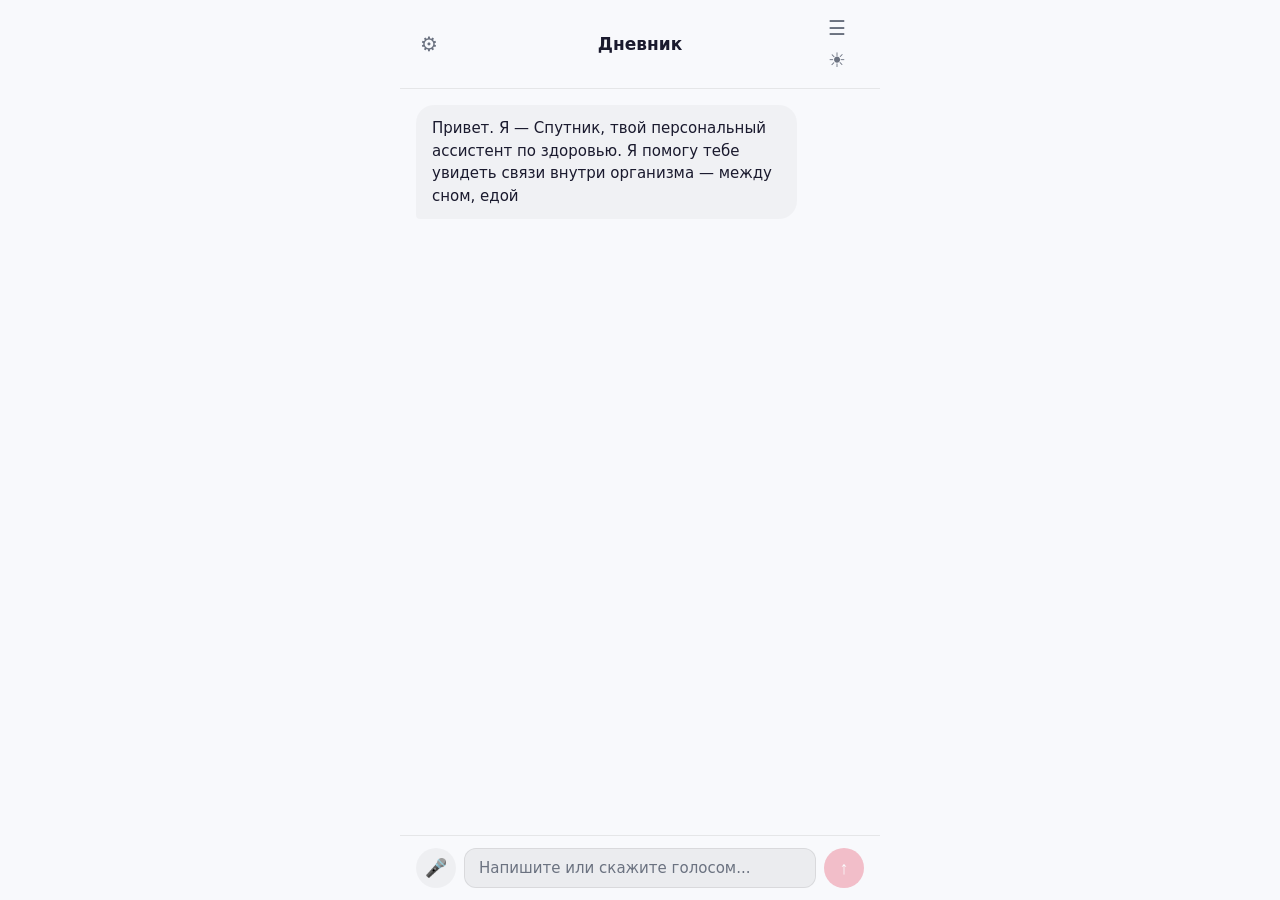
<file: index.html>
<!DOCTYPE html>
<html lang="ru">
<head>
<meta charset="UTF-8">
<meta name="viewport" content="width=device-width,initial-scale=1,maximum-scale=1,user-scalable=no,viewport-fit=cover">
<meta name="apple-mobile-web-app-capable" content="yes">
<meta name="apple-mobile-web-app-status-bar-style" content="black-translucent">
<meta name="theme-color" content="#0f0f1a">
<title>Дневник здоровья</title>
<link rel="manifest" href="/manifest.json">
<link rel="apple-touch-icon" href="/icons/app-icon.jpg">
<link rel="stylesheet" href="/css/tokens.css">
<link rel="stylesheet" href="/css/layout.css">
<link rel="stylesheet" href="/css/chat.css">
  <link rel="stylesheet" href="/css/profile.css?v=20260620a">
  <link rel="stylesheet" href="/css/auth.css?v=20260623a">
<script>
/* Синхронный сброс ДО всех скриптов и до Sync.pull — честный чистый старт для тестов.
   Раньше reset жил в App.init на window.load (поздно) и pull успевал восстановить по
   ещё не стёртому email в том же вкладке. Теперь чистим первыми. */
(function(){try{var u=new URL(location.href);if(u.searchParams.get('reset')==='1'){var ks=[];for(var i=0;i<localStorage.length;i++)ks.push(localStorage.key(i));ks.forEach(function(k){if(k&&(k.indexOf('hd_')===0||k==='theme'))localStorage.removeItem(k);});try{sessionStorage.removeItem('hd_pulled_for');}catch(e){}u.searchParams.delete('reset');history.replaceState({},'',u.toString());}}catch(e){}})();
</script>
</head>
<body>

<div id="app">
  <header id="header">
    <div class="header-left">
      <button id="btnSettings" class="icon-btn" aria-label="Настройки">⚙</button>
    </div>
    <div class="header-center">
      <span class="header-title">Дневник</span>
    </div>
    <div class="header-right">
      <button id="btnProfile" class="icon-btn" aria-label="Профиль" title="Мой профиль">☰</button>
      <button id="btnTheme" class="icon-btn" aria-label="Тема">🌙</button>
    </div>
  </header>

  <main id="screens">
    <section id="screen-chat" class="screen active">
      <div id="chart-panel" class="chart-panel hidden">
        <div class="chart-panel-header">
          <span id="chart-phase-label" class="chart-phase-label">СЕГОДНЯ</span>
          <button id="btnToggleChart" class="chart-toggle" aria-label="Свернуть">▼</button>
        </div>
        <div id="chart-headline" class="chart-headline"></div>
        <div id="chart-foods-pill" class="chart-foods-pill"></div>
        <div id="chart-lever-card" class="chart-lever-card hidden">
          <div id="chart-lever-title" class="chart-lever-title"></div>
          <div id="chart-lever-body" class="chart-lever-body"></div>
        </div>
        <div id="chart-key-numbers" class="chart-key-numbers"></div>
        <div id="chart-canvas-wrap" class="chart-canvas-wrap">
          <canvas id="chartMain"></canvas>
        </div>
        <div id="chart-retrospective" class="chart-retrospective hidden">
          <div class="retro-cards">
            <div class="retro-card">
              <div class="retro-card-label">пик</div>
              <div class="retro-card-value" id="retro-peak-value">—</div>
              <div class="retro-card-sub" id="retro-peak-time"></div>
              <div class="retro-card-divider"></div>
              <div class="retro-card-label">опустился ниже 7.8 в</div>
              <div class="retro-card-value-small" id="retro-return-time">—</div>
            </div>
            <div class="retro-card">
              <div class="retro-card-label">время в зоне выше нормы</div>
              <div class="retro-card-value-big" id="retro-zone-time">—</div>
              <div class="retro-card-sub" id="retro-zone-range"></div>
            </div>
          </div>
          <div class="retro-sparkline-wrap">
            <div class="retro-sparkline-label">КРИВАЯ ДНЯ</div>
            <canvas id="retro-sparkline" class="retro-sparkline"></canvas>
          </div>
        </div>
      </div>
      <div id="chat" class="chat-area"></div>
      <div class="input-area">
        <button id="btnMic" class="mic-btn" aria-label="Голосовой ввод">🎤</button>
        <textarea id="input" rows="1" placeholder="Напишите или скажите голосом..."></textarea>
        <button id="btnSend" class="send-btn" disabled aria-label="Отправить">↑</button>
      </div>
    </section>

  </main>

  <div id="settings-panel" class="settings-panel hidden">
    <div class="settings-content">
      <div class="settings-header">
        <span>Настройки <span class="settings-version" id="settingsVersion">v—</span></span>
        <button id="btnCloseSettings" class="icon-btn">✕</button>
      </div>
      <div class="settings-item">
        <span>Часовой пояс</span>
        <button id="btnTimezone" class="settings-btn" title="Сменить часовой пояс">—</button>
      </div>
      <div class="settings-item">
        <span>Размер шрифта</span>
        <button id="btnFont" class="settings-btn">A+</button>
      </div>
      <div class="settings-item">
        <span>Экспорт данных</span>
        <button id="btnExport" class="settings-btn">💾</button>
      </div>
      <div class="settings-item">
        <span>Импорт данных</span>
        <button id="btnImport" class="settings-btn">📂</button>
      </div>
      <input type="file" id="fileImport" accept=".json" hidden>
      <div class="settings-item">
        <span>Копировать чат</span>
        <button id="btnCopyChat" class="settings-btn">📋</button>
      </div>
      <div class="settings-item">
        <span>Сбросить кеш и обновить</span>
        <button id="btnForceUpdate" class="settings-btn">🔄</button>
      </div>
      <div class="settings-item settings-danger">
        <span>Удалить все данные</span>
        <button id="btnClear" class="settings-btn danger">🗑</button>
      </div>
    </div>
  </div>
</div>

<script src="/js/storage.js?v=20260615a"></script>
<script src="/js/patient-memory.js?v=20260625a"></script>
<script src="/js/profile-store.js?v=20260620a"></script>
<script src="/js/patient-model.js?v=20260727d"></script>
<script src="/js/profile-orchestrator.js?v=20260620a"></script>
<script src="/js/profile-overlay.js?v=20260620a"></script>
<script src="/js/time.js?v=20260615a"></script>
<script src="/js/theme.js?v=20260615a"></script>
<script src="/js/voice.js?v=20260615a"></script>
<script src="/knowledge/core-style.js?v=20260609b"></script>
<script src="/js/loads.js?v=20260805a"></script>
<script src="/js/engine.v2.js?v=20260615a"></script>
<script src="/js/chart.js?v=20260615a"></script>
<script src="/js/chart-overlay.js?v=20260610a"></script>
<script src="/js/auth.js?v=20260623a"></script>
<script src="/js/onboarding.js?v=20260615a"></script>
<script src="/js/rag.js?v=20260609b"></script>
<script type="module">
  // RAG (cards.json 1.8 MB + WASM-модель эмбеддингов) тяжёлый — на iPad
  // JSON.parse и init pipeline блокируют main thread на 1-2 сек.
  // Если запустить вместе с typewriter — приветствие застывает посреди слова.
  // Откладываем на 6 секунд: за это время GREETING допечатается, пациент
  // прочитает и нажмёт «Зарегистрироваться». К моменту первого вопроса
  // RAG уже инициализирован.
  setTimeout(async () => {
    try {
      const m = await import("https://cdn.jsdelivr.net/npm/@xenova/transformers@2.17.2");
      window.transformers = { pipeline: m.pipeline, env: m.env };
      if (window.RAG) RAG.init().catch(e => console.warn("[RAG] init failed:", e));
    } catch (e) { console.warn("[RAG] deferred load failed:", e); }
  }, 6000);
</script>
<script src="/js/assistant.js?v=20260609b"></script>
<script src="/js/chat.js?v=20260728f"></script>
<script src="/js/sync.js?v=20260728e"></script>
<script src="/js/app.js?v=20260728d"></script>
</body>
</html>
</file>
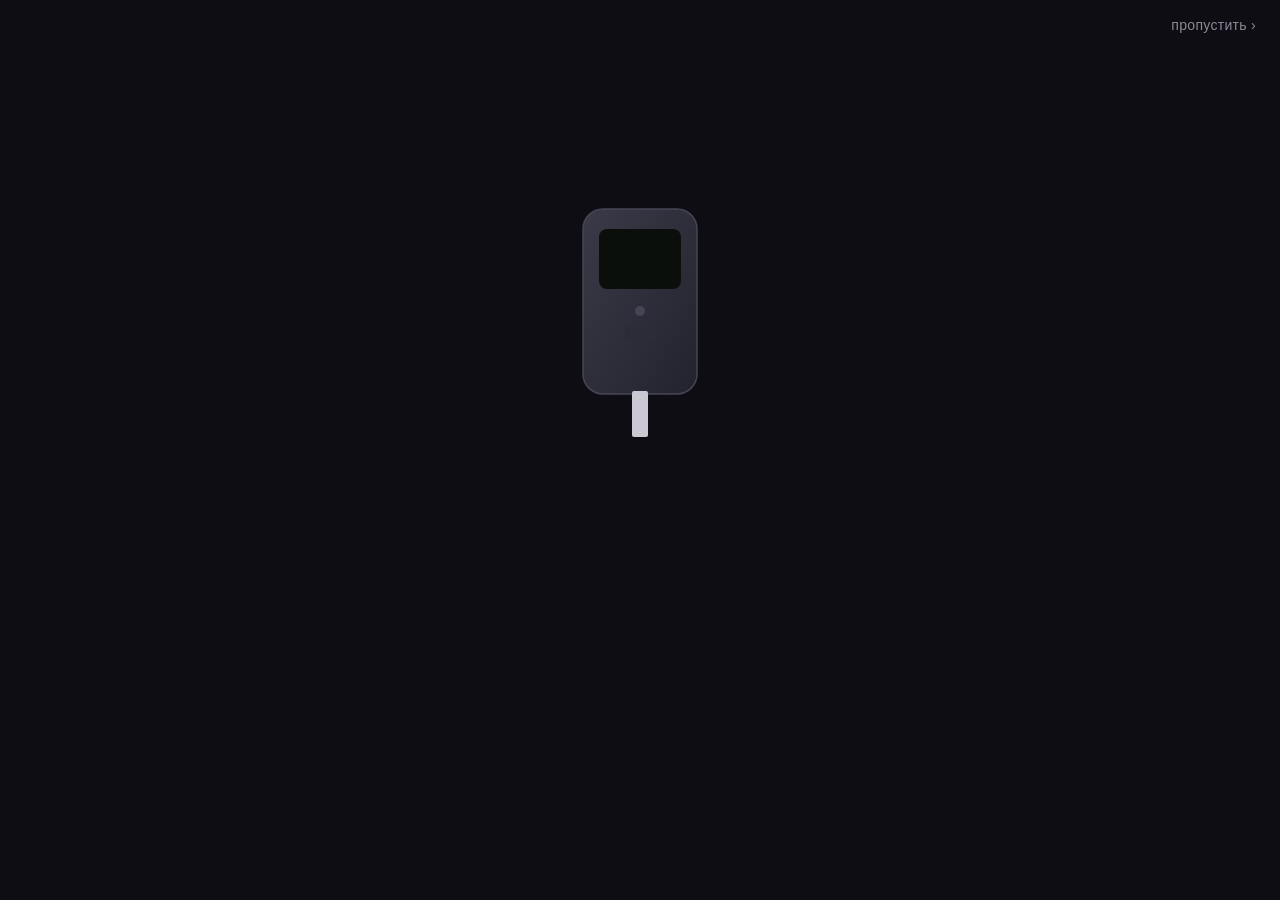
<file: intro-demo.html>
<!DOCTYPE html>
<html lang="ru">
<head>
<meta charset="utf-8">
<meta name="viewport" content="width=device-width, initial-scale=1, maximum-scale=1, user-scalable=no">
<title>Дневник — как это работает</title>
<style>
  :root{ --bg:#0d0d13; --panel:#1c1c26; --ink:#e9e9f0; --dim:#8a8a99; --accent:#e8845a; --grid:#2a2a36; }
  *{box-sizing:border-box; -webkit-tap-highlight-color:transparent}
  html,body{margin:0;height:100%;background:var(--bg);color:var(--ink);
    font-family:-apple-system,'SF Pro Text',Roboto,Segoe UI,sans-serif;overflow:hidden}
  #stage{position:relative;height:100%;width:100%;display:flex;flex-direction:column;
    align-items:center;justify-content:center;gap:18px;padding:24px}
  .skip{position:absolute;top:16px;right:18px;color:var(--dim);font-size:14px;
    background:none;border:none;letter-spacing:.3px;z-index:10}
  /* глюкометр */
  #meterWrap{width:150px;height:250px;position:relative;transform:translateY(60px) scale(.6);
    opacity:0;transition:transform 1s cubic-bezier(.2,.8,.2,1),opacity .7s}
  #meterWrap.in{transform:translateY(0) scale(1);opacity:1}
  #meterWrap.shift{transform:translateY(-8px) scale(.82);opacity:1}
  .screen-num{font-variant-numeric:tabular-nums;font-weight:700;font-size:34px;fill:var(--accent)}
  .strip-drop{opacity:0}
  .strip-drop.show{opacity:1;transition:opacity .3s}
  #flash{position:absolute;inset:0;background:radial-gradient(circle at 50% 20%,rgba(232,132,90,.55),transparent 60%);
    opacity:0;pointer-events:none}
  #flash.go{animation:flash .5s ease-out}
  @keyframes flash{0%{opacity:0}25%{opacity:1}100%{opacity:0}}
  /* подпись-ярлык */
  #label{font-size:15px;color:var(--accent);letter-spacing:.5px;font-weight:600;min-height:20px;opacity:0;
    transition:opacity .4s;text-transform:uppercase}
  #label.show{opacity:1}
  /* комментарий-пузырь */
  #bubble{max-width:340px;background:var(--panel);border-radius:16px;padding:14px 16px;font-size:15px;
    line-height:1.5;color:var(--ink);min-height:22px;opacity:0;transform:translateY(8px);
    transition:opacity .4s,transform .4s}
  #bubble.show{opacity:1;transform:none}
  .caret{border-right:2px solid var(--accent);animation:blink 1s step-end infinite;padding-right:1px}
  @keyframes blink{50%{border-color:transparent}}
  /* мини-график */
  #chart{width:340px;opacity:0;transform:translateY(10px);transition:opacity .5s,transform .5s}
  #chart.show{opacity:1;transform:none}
  .dot{opacity:0}
  .replay{position:absolute;bottom:22px;left:50%;transform:translateX(-50%);color:var(--dim);
    background:none;border:1px solid var(--grid);border-radius:20px;padding:8px 18px;font-size:14px;
    opacity:0;transition:opacity .5s}
  .replay.show{opacity:1}
</style>
</head>
<body>
<div id="stage">
  <button class="skip" onclick="location.href='/'">пропустить ›</button>

  <div id="meterWrap">
    <svg viewBox="0 0 150 250" width="150" height="250">
      <defs>
        <linearGradient id="body" x1="0" y1="0" x2="1" y2="1">
          <stop offset="0" stop-color="#3a3a48"/><stop offset="1" stop-color="#23232e"/>
        </linearGradient>
      </defs>
      <rect x="18" y="10" width="114" height="185" rx="20" fill="url(#body)" stroke="#454556" stroke-width="1.5"/>
      <rect x="34" y="30" width="82" height="60" rx="8" fill="#0b0f0c"/>
      <text id="numText" class="screen-num" x="75" y="72" text-anchor="middle"></text>
      <circle cx="75" cy="112" r="5" fill="#454556"/>
      <rect x="60" y="128" width="30" height="14" rx="3" fill="#2c2c38"/>
      <!-- тест-полоска -->
      <rect x="67" y="192" width="16" height="46" rx="2" fill="#c9c9d4"/>
      <circle class="strip-drop" id="drop" cx="75" cy="238" r="7" fill="#d64545"/>
    </svg>
    <div id="flash"></div>
  </div>

  <div id="label"></div>
  <div id="bubble"></div>

  <svg id="chart" viewBox="0 0 340 150">
    <line x1="34" y1="120" x2="330" y2="120" stroke="var(--grid)"/>
    <line x1="34" y1="20"  x2="34"  y2="120" stroke="var(--grid)"/>
    <text x="14" y="34" fill="var(--dim)" font-size="10">9</text>
    <text x="14" y="124" fill="var(--dim)" font-size="10">4</text>
    <g id="dots"></g>
  </svg>

  <button class="replay" id="replay" onclick="play()">↻ ещё раз</button>
</div>

<script>
const $=s=>document.querySelector(s);
const wait=ms=>new Promise(r=>setTimeout(r,ms));
function type(el,txt,sp=32){return new Promise(async res=>{
  el.textContent='';el.classList.add('show');
  const c=document.createElement('span');c.className='caret';el.appendChild(c);
  for(const ch of txt){c.insertAdjacentText('beforebegin',ch);await wait(sp);}
  c.classList.remove('caret');res();
});}
// x: время 0..24 -> 34..330 ; y: 4..9 ммоль -> 120..20
const X=h=>34+(h/24)*296, Y=v=>120-((v-4)/5)*100;

async function play(){
  // сброс
  $('#meterWrap').className='';$('#numText').textContent='';$('#drop').classList.remove('show');
  $('#label').className='';$('#label').textContent='';
  $('#bubble').className='';$('#bubble').textContent='';
  $('#chart').className='';$('#dots').innerHTML='';$('#replay').classList.remove('show');
  await wait(300);

  // 1. прибор въезжает
  $('#meterWrap').classList.add('in');
  await wait(900);
  // 2. капля + замер-вспышка
  $('#drop').classList.add('show');await wait(400);
  $('#flash').classList.add('go');await wait(500);$('#flash').classList.remove('go');
  // 3. цифра проявляется
  $('#numText').textContent='6.1';
  $('#numText').animate([{opacity:0},{opacity:1}],{duration:400,fill:'forwards'});
  await wait(500);
  // 4. ярлык
  $('#label').textContent='натощак';$('#label').classList.add('show');
  await wait(500);
  // 5. прибор отъезжает, график появляется
  $('#meterWrap').classList.add('shift');
  $('#chart').classList.add('show');
  await wait(600);
  // 6. точка падает на график
  const g=$('#dots');const cx=X(2),cy=Y(6.1);
  g.innerHTML='<circle class="dot" cx="'+cx+'" cy="'+cy+'" r="6" fill="var(--accent)"/>'+
              '<text x="'+cx+'" y="'+(cy-12)+'" text-anchor="middle" fill="#fff" font-size="12" font-weight="700" opacity="0" id="dl">6.1</text>';
  const dot=g.querySelector('.dot'),dl=g.querySelector('#dl');
  dot.animate([{transform:'translateY(-40px)',opacity:0},{transform:'translateY(0)',opacity:1}],
    {duration:500,easing:'cubic-bezier(.2,.8,.2,1)',fill:'forwards'});
  await wait(400);dl.animate([{opacity:0},{opacity:1}],{duration:300,fill:'forwards'});
  await wait(400);
  // 7. комментарий печатается
  await type($('#bubble'),'Базовая линия. Сахар до первой еды — как печень отработала ночь. От неё читается всё остальное.');
  await wait(400);
  $('#replay').classList.add('show');
}
play();
</script>
</body>
</html>
</file>
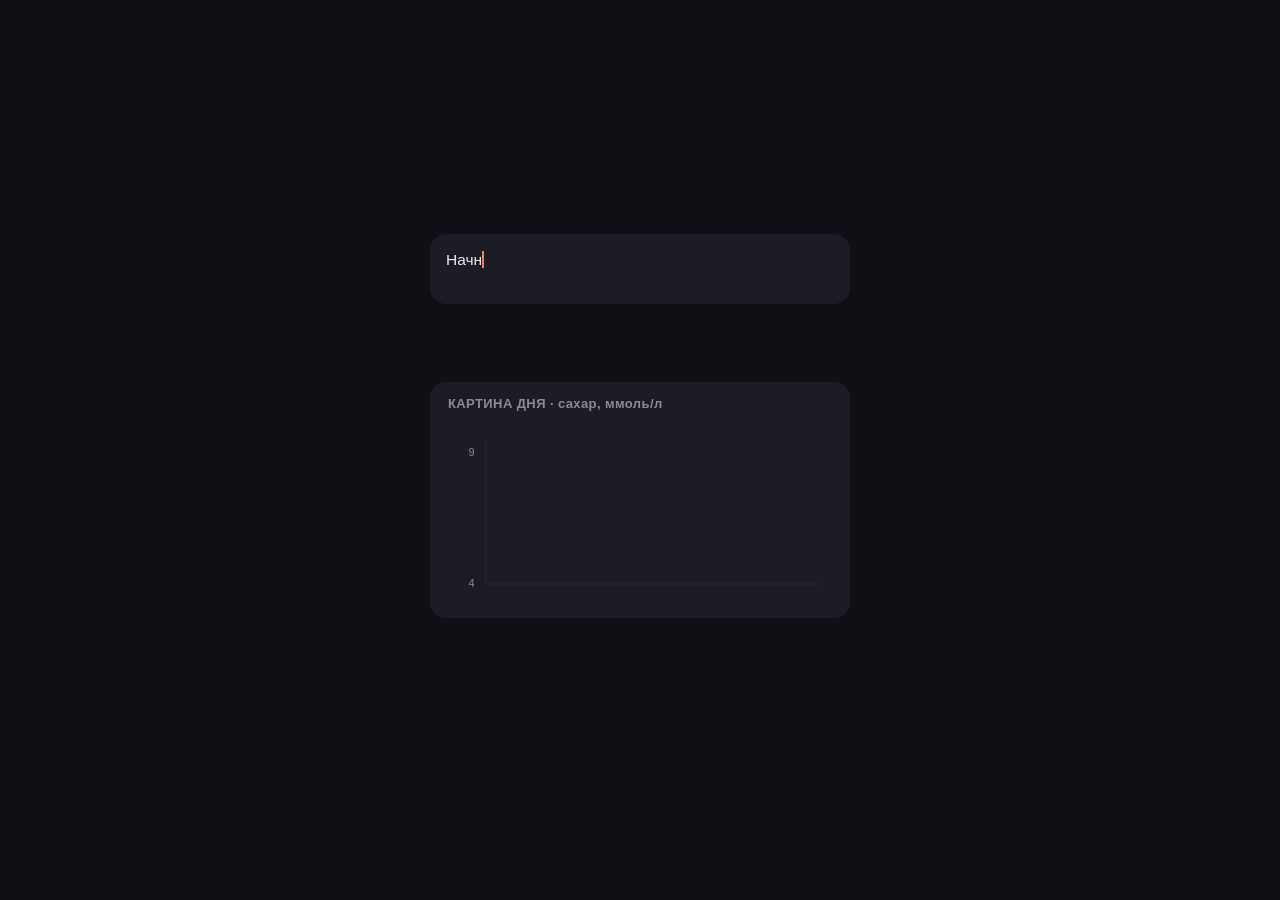
<file: intro-graph.html>
<!DOCTYPE html>
<html lang="ru">
<head>
<meta charset="utf-8">
<meta name="viewport" content="width=device-width,initial-scale=1,maximum-scale=1,user-scalable=no">
<title>Старт дневника — проба</title>
<style>
  :root{--bg:#0f0f16;--panel:#1c1c26;--ink:#e9e9f0;--dim:#8a8a99;--accent:#e8845a;--grid:#292935}
  *{box-sizing:border-box}
  html,body{margin:0;height:100%;background:var(--bg);color:var(--ink);overflow:hidden;
    font-family:-apple-system,'SF Pro Text',Roboto,Segoe UI,sans-serif}
  #wrap{height:100%;display:flex;flex-direction:column;justify-content:center;gap:16px;padding:20px;max-width:460px;margin:0 auto}
  #bubble{background:var(--panel);border-radius:16px;padding:14px 16px;font-size:15.5px;line-height:1.5;min-height:70px}
  .caret{border-right:2px solid var(--accent);animation:blink 1s step-end infinite}
  @keyframes blink{50%{border-color:transparent}}
  /* иконки трекеров */
  #icons{display:flex;gap:14px;justify-content:center;height:46px;align-items:center}
  .ic{width:38px;height:38px;opacity:0;transform:translateY(8px) scale(.7)}
  .ic svg{width:100%;height:100%;fill:none;stroke:var(--ink);stroke-width:1.8;stroke-linecap:round;stroke-linejoin:round}
  .ic .fillc{fill:var(--accent);stroke:none}
  .ic-cap{font-size:10px;color:var(--dim);text-align:center;margin-top:2px;white-space:nowrap}
  /* график */
  #card{background:var(--panel);border-radius:16px;padding:14px 12px 8px}
  #card h4{margin:0 0 8px 6px;font-size:13px;color:var(--dim);font-weight:600;letter-spacing:.4px}
  .dot{opacity:0}
  .ring{fill:none;stroke:var(--accent);opacity:0}
  .num{fill:#fff;font-size:12px;font-weight:700;opacity:0}
  .lab{fill:var(--dim);font-size:11px;opacity:0;text-anchor:middle}
  #line{stroke:var(--accent);stroke-width:2;fill:none;opacity:0;transition:opacity .6s}
  .replay{align-self:center;color:var(--dim);background:none;border:1px solid var(--grid);border-radius:20px;
    padding:7px 18px;font-size:14px;opacity:0;transition:opacity .5s}
  .replay.show{opacity:1}
</style>
</head>
<body>
<div id="wrap">
  <div id="bubble"></div>

  <div id="icons">
    <div class="ic" data-cap="кольцо"><svg viewBox="0 0 24 24"><circle cx="12" cy="13" r="7"/><path d="M9 5.5 L12 2 L15 5.5"/></svg></div>
    <div class="ic" data-cap="браслет"><svg viewBox="0 0 24 24"><rect x="7" y="7" width="10" height="10" rx="2.5"/><path d="M9 7 V3.5 h6 V7 M9 17 v3.5 h6 V17"/></svg></div>
    <div class="ic" data-cap="весы"><svg viewBox="0 0 24 24"><rect x="3" y="4" width="18" height="16" rx="3"/><circle cx="12" cy="12" r="4"/><path d="M12 12 l2-2"/></svg></div>
    <div class="ic" data-cap="шаги"><svg viewBox="0 0 24 24"><path d="M8 4 c-2 3-2 7 0 9 c1 1 1 3 0 5"/><path d="M15 6 c2 2 2 6 1 8 c-1 1 0 3 1 4"/></svg></div>
    <div class="ic" data-cap="глюкометр"><svg viewBox="0 0 24 24"><rect x="7" y="3" width="10" height="15" rx="2"/><rect x="9" y="5" width="6" height="4" rx="1" class="fillc"/><path d="M12 18 v3"/></svg></div>
    <div class="ic" data-cap="ощущения"><svg viewBox="0 0 24 24"><path d="M12 20 C6 15 3 11 3 8 a4 4 0 0 1 9-1 a4 4 0 0 1 9 1 c0 3-3 7-9 12 Z"/></svg></div>
  </div>

  <div id="card">
    <h4>КАРТИНА ДНЯ · сахар, ммоль/л</h4>
    <svg id="g" viewBox="0 0 360 170">
      <line x1="40" y1="150" x2="345" y2="150" stroke="var(--grid)"/>
      <line x1="40" y1="20"  x2="40"  y2="150" stroke="var(--grid)"/>
      <text x="24" y="34" fill="var(--dim)" font-size="10">9</text>
      <text x="24" y="153" fill="var(--dim)" font-size="10">4</text>
      <text x="118" y="166" class="lab" id="lb1">натощак</text>
      <text x="210" y="166" class="lab" id="lb2">после еды</text>
      <text x="305" y="166" class="lab" id="lb3">чистая ночь</text>
      <polyline id="line" points="118,104 210,58 305,117"/>
      <circle class="ring" id="r1" cx="118" cy="104"/>
      <circle class="ring" id="r2" cx="210" cy="58"/>
      <circle class="ring" id="r3" cx="305" cy="117"/>
      <circle class="dot" id="p1" cx="118" cy="104" r="6" fill="var(--accent)"/>
      <circle class="dot" id="p2" cx="210" cy="58"  r="6" fill="var(--accent)"/>
      <circle class="dot" id="p3" cx="305" cy="117" r="6" fill="var(--accent)"/>
      <text class="num" id="v1" x="118" y="90"  text-anchor="middle">6.1</text>
      <text class="num" id="v2" x="210" y="44"  text-anchor="middle">8.2</text>
      <text class="num" id="v3" x="305" y="103" text-anchor="middle">5.4</text>
    </svg>
  </div>

  <button class="replay" id="rp" onclick="play()">↻ ещё раз</button>
</div>
<script>
const $=s=>document.querySelector(s), wait=ms=>new Promise(r=>setTimeout(r,ms));
function type(el,txt,sp=52){return new Promise(async res=>{
  const c=document.createElement('span');c.className='caret';el.appendChild(c);
  for(const ch of txt){c.insertAdjacentText('beforebegin',ch);await wait(sp);}
  c.remove();res();
});}
function flash(i){
  const dot=$('#p'+i),ring=$('#r'+i),num=$('#v'+i),lab=$('#lb'+i);
  dot.animate([{opacity:0,transform:'scale(.2)'},{opacity:1,transform:'scale(1)'}],{duration:350,easing:'cubic-bezier(.2,.9,.3,1.3)',fill:'forwards'});
  ring.setAttribute('r',6);
  ring.animate([{opacity:.7,r:6,'stroke-width':2},{opacity:0,r:20,'stroke-width':0}],{duration:600,fill:'forwards'});
  setTimeout(()=>{num.animate([{opacity:0},{opacity:1}],{duration:250,fill:'forwards'});
                  lab.animate([{opacity:0},{opacity:1}],{duration:250,fill:'forwards'});},200);
}
function showIcon(el){el.animate([{opacity:0,transform:'translateY(8px) scale(.7)'},{opacity:1,transform:'translateY(0) scale(1)'}],{duration:350,easing:'cubic-bezier(.2,.9,.3,1.2)',fill:'forwards'});}

async function play(){
  $('#bubble').innerHTML='';
  document.querySelectorAll('.dot,.num,.lab,.ring').forEach(e=>e.style.opacity=0);
  $('#line').style.opacity=0; $('#rp').classList.remove('show');
  document.querySelectorAll('.ic').forEach(e=>{e.style.opacity=0;e.querySelector('.ic-cap')&&e.querySelector('.ic-cap').remove()});
  await wait(400);
  const b=$('#bubble');
  await type(b,'Начнём с трёх замеров — это каркас, на него ляжет всё остальное.\n\n');
  await type(b,'Натощак утром'); flash(1); await type(b,' — базовая линия. ');
  await type(b,'Через пару часов после плотной еды'); flash(2); await type(b,' — как быстро уходит пик. ');
  await type(b,'И одна чистая ночь'); flash(3); await type(b,' — сон без еды за 3 часа.');
  await wait(300); $('#line').style.opacity=1; await wait(500);
  await type(b,'\n\nДальше подключим всё, что носишь:');
  const ics=document.querySelectorAll('.ic');
  for(const ic of ics){ showIcon(ic);
    const cap=document.createElement('div');cap.className='ic-cap';cap.textContent=ic.dataset.cap;
    await wait(120); await wait(280);
  }
  await wait(200);
  await type(b,' и твои собственные ощущения. Всё сходится в одну картину.');
  await wait(300); $('#rp').classList.add('show');
}
window.addEventListener('load',()=>setTimeout(play,400));
</script>
</body>
</html>
</file>
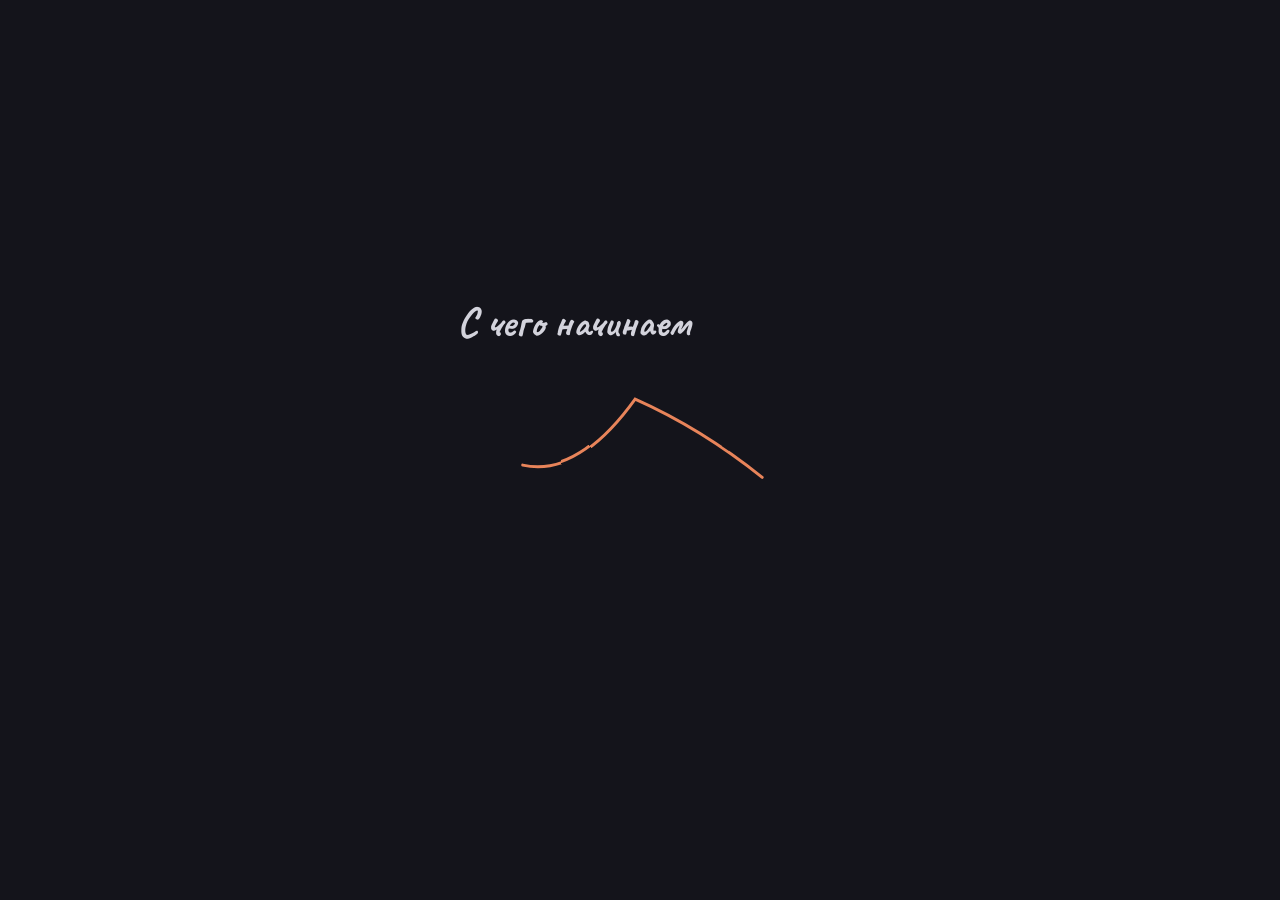
<file: intro-sketch.html>
<!DOCTYPE html>
<html lang="ru">
<head>
<meta charset="utf-8">
<meta name="viewport" content="width=device-width,initial-scale=1,maximum-scale=1,user-scalable=no">
<title>Проба — карандаш</title>
<link rel="preconnect" href="https://fonts.googleapis.com">
<link href="https://fonts.googleapis.com/css2?family=Caveat:wght@500;700&display=swap" rel="stylesheet">
<style>
  :root{--bg:#14141b;--pencil:#d3d3dc;--accent:#e8845a;--dim:#7d7d8a}
  *{box-sizing:border-box}
  html,body{margin:0;height:100%;background:var(--bg);overflow:hidden;
    font-family:'Caveat',cursive;color:var(--pencil)}
  #wrap{height:100%;display:flex;flex-direction:column;align-items:center;justify-content:center;gap:8px}
  svg{width:min(94vw,440px);height:auto}
  .stroke{fill:none;stroke:var(--pencil);stroke-width:2;stroke-linecap:round;filter:url(#pencil)}
  .axis{stroke:var(--dim);stroke-width:1.6}
  .link{stroke:var(--accent);stroke-width:2.4}
  .dot{fill:var(--accent);filter:url(#pencil);opacity:0}
  .lab{font-size:26px;fill:var(--pencil);opacity:0;font-weight:500}
  .num{font-size:24px;fill:#fff;opacity:0;font-weight:700}
  .title{font-size:34px;fill:var(--pencil);opacity:0;font-weight:700}
  .replay{margin-top:6px;color:var(--dim);background:none;border:1px solid #33333f;border-radius:20px;
    padding:6px 18px;font-family:-apple-system,sans-serif;font-size:14px;opacity:0;transition:opacity .5s}
  .replay.show{opacity:1}
</style>
</head>
<body>
<div id="wrap">
  <svg id="s" viewBox="0 0 360 220">
    <defs>
      <filter id="pencil" x="-5%" y="-5%" width="110%" height="110%">
        <feTurbulence type="fractalNoise" baseFrequency="0.018" numOctaves="3" seed="7" result="n"/>
        <feDisplacementMap in="SourceGraphic" in2="n" scale="2.6"/>
      </filter>
    </defs>
    <text class="title" x="30" y="34">С чего начинаем</text>
    <path class="stroke axis" id="ax" d="M34,180 L332,180"/>
    <path class="stroke axis" id="ay" d="M34,50 L34,180"/>

    <path class="stroke link" id="ln" d="M84,140 Q130,150 176,86 Q230,110 280,150"/>

    <circle class="dot" id="d1" cx="84"  cy="140" r="6"/>
    <circle class="dot" id="d2" cx="176" cy="86"  r="6"/>
    <circle class="dot" id="d3" cx="280" cy="150" r="6"/>

    <text class="num" id="n1" x="84"  y="124" text-anchor="middle">6.1</text>
    <text class="num" id="n2" x="176" y="70"  text-anchor="middle">пик</text>
    <text class="num" id="n3" x="280" y="134" text-anchor="middle">5.5</text>

    <text class="lab" id="l1" x="84"  y="202" text-anchor="middle">натощак</text>
    <text class="lab" id="l2" x="176" y="202" text-anchor="middle">после еды</text>
    <text class="lab" id="l3" x="280" y="202" text-anchor="middle">чистая ночь</text>
  </svg>
  <button class="replay" id="rp" onclick="play()">↻ ещё раз</button>
</div>
<script>
const $=s=>document.querySelector(s), wait=ms=>new Promise(r=>setTimeout(r,ms));
function draw(el,dur){return new Promise(res=>{
  const len=el.getTotalLength();
  el.style.strokeDasharray=len; el.style.strokeDashoffset=len; el.getBoundingClientRect();
  el.animate([{strokeDashoffset:len},{strokeDashoffset:0}],{duration:dur,easing:'ease-in-out',fill:'forwards'});
  setTimeout(res,dur);
});}
function pop(el,dur=300){return new Promise(res=>{
  el.animate([{opacity:0,transform:'scale(.2)'},{opacity:1,transform:'scale(1)'}],
    {duration:dur,easing:'cubic-bezier(.2,.9,.3,1.2)',fill:'forwards'}); setTimeout(res,dur);
});}
function fade(el,dur=350){return new Promise(res=>{
  el.animate([{opacity:0},{opacity:1}],{duration:dur,fill:'forwards'}); setTimeout(res,dur);
});}
async function play(){
  ['ax','ay','ln'].forEach(id=>{const e=$('#'+id);e.style.strokeDasharray='';e.style.strokeDashoffset='';});
  document.querySelectorAll('.dot,.num,.lab,.title').forEach(e=>e.style.opacity=0);
  $('#rp').classList.remove('show');
  await wait(300);
  await fade($('#title')||$('.title'));
  await draw($('#ax'),600); await draw($('#ay'),500);
  // три замера последовательно: точка рисуется, цифра, ярлык
  const steps=[['d1','n1','l1'],['d2','n2','l2'],['d3','n3','l3']];
  for(const [d,n,l] of steps){
    await pop($('#'+d)); await fade($('#'+n),250); await fade($('#'+l),250); await wait(150);
  }
  // связь дочерчивается поверх
  await draw($('#ln'),900);
  await wait(200); $('#rp').classList.add('show');
}
window.addEventListener('load',()=>setTimeout(play,400));
</script>
</body>
</html>
</file>
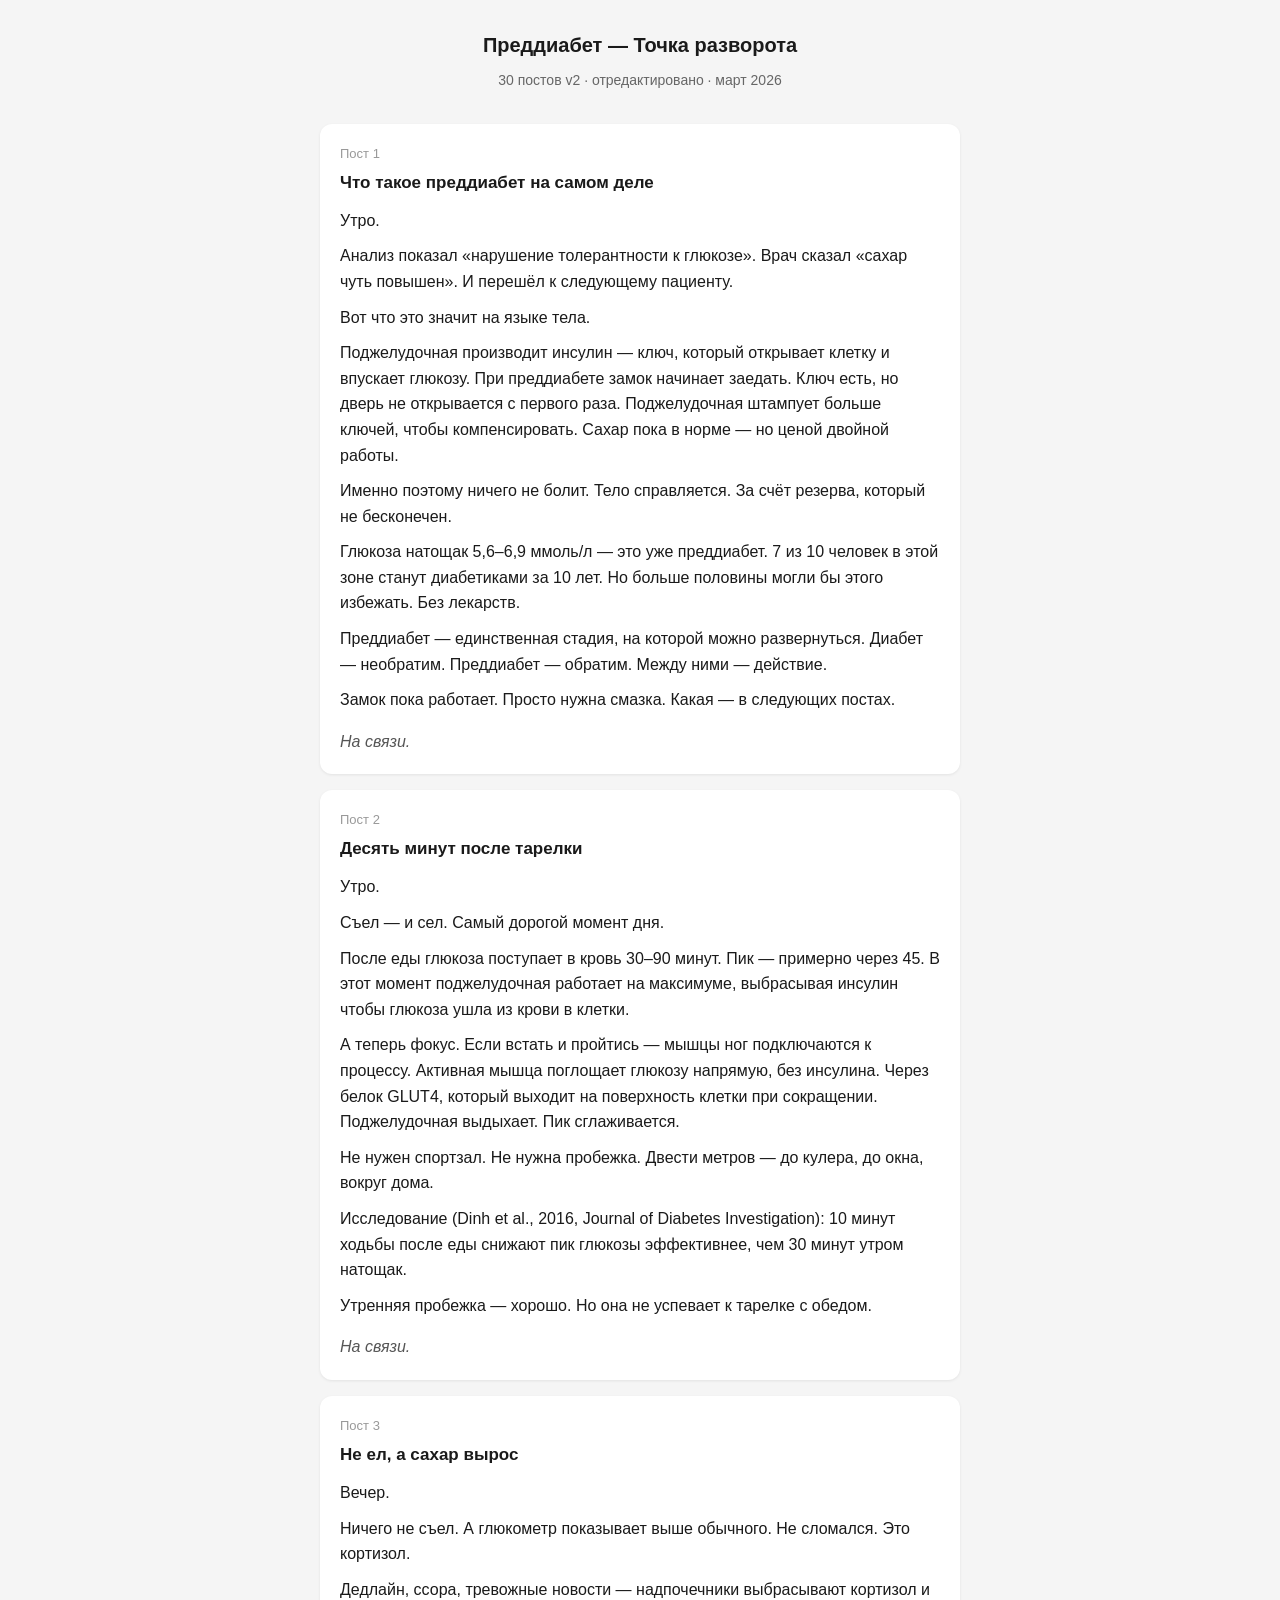
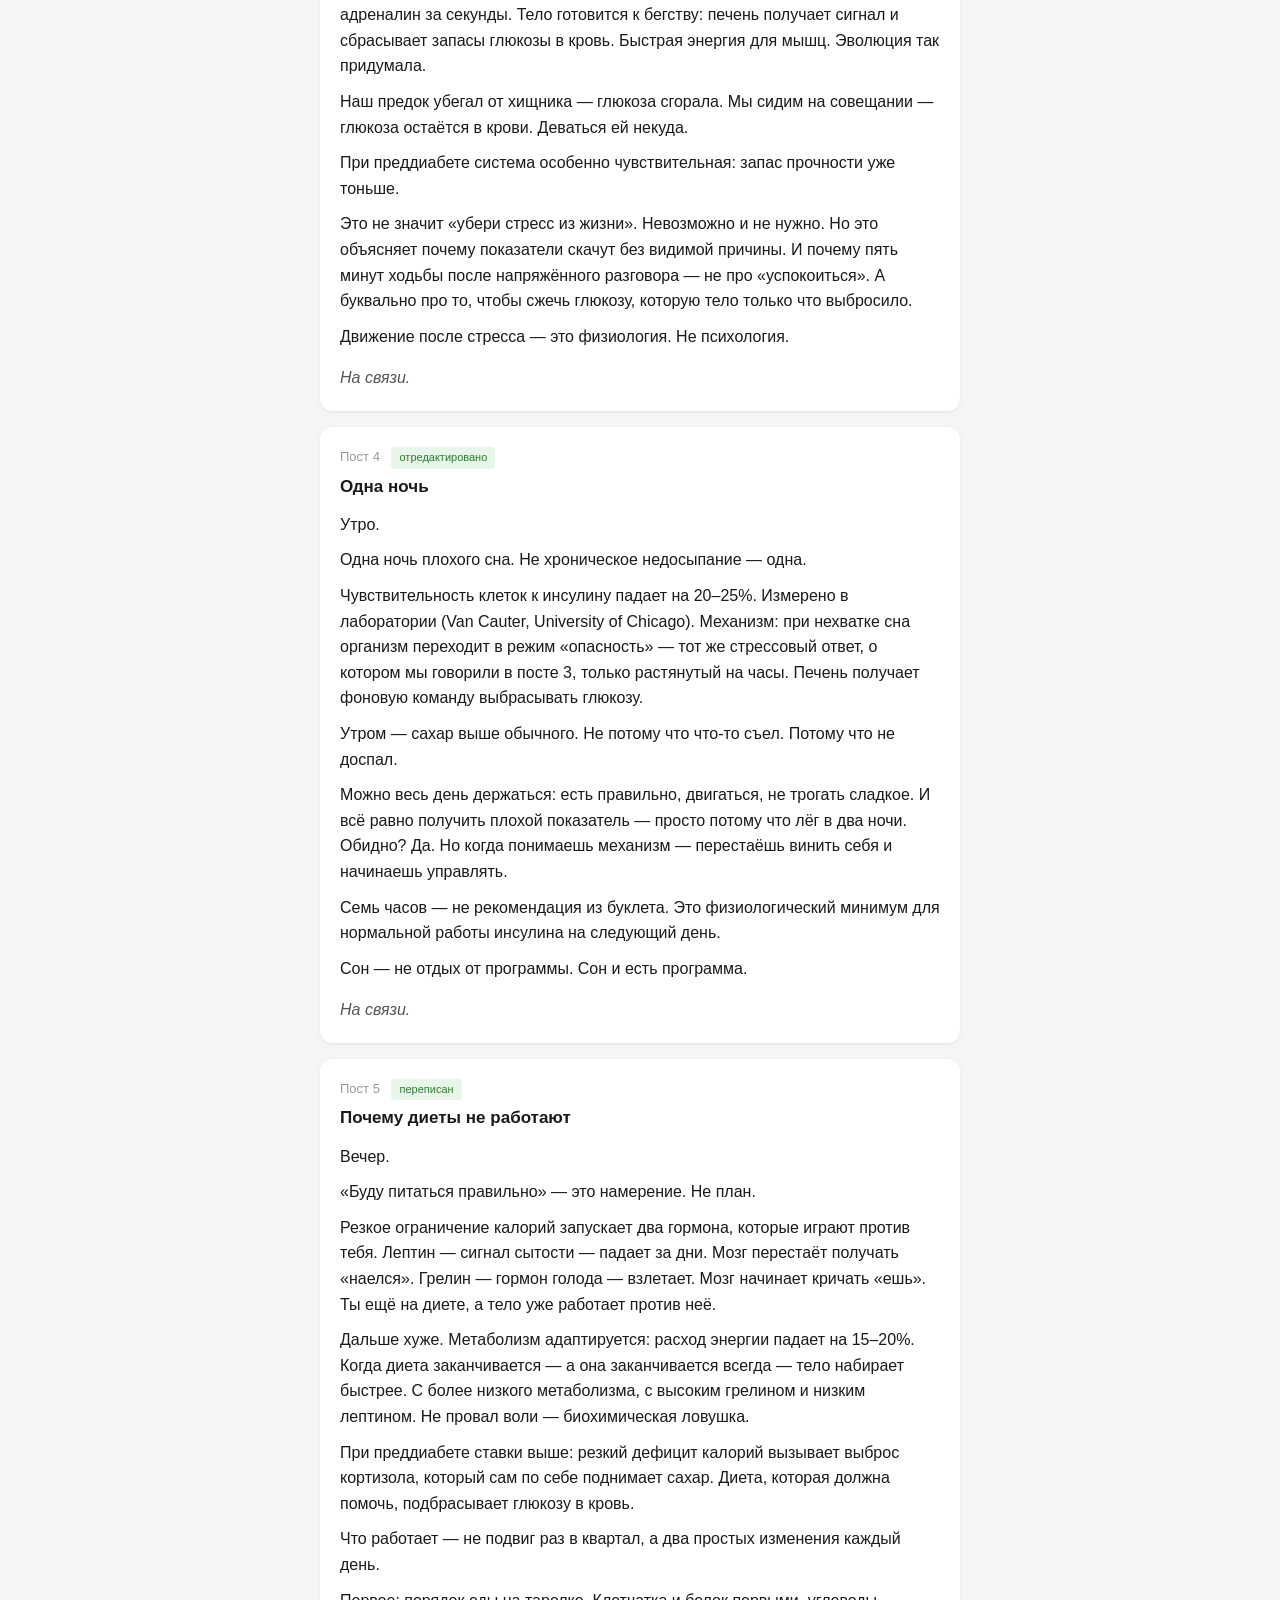
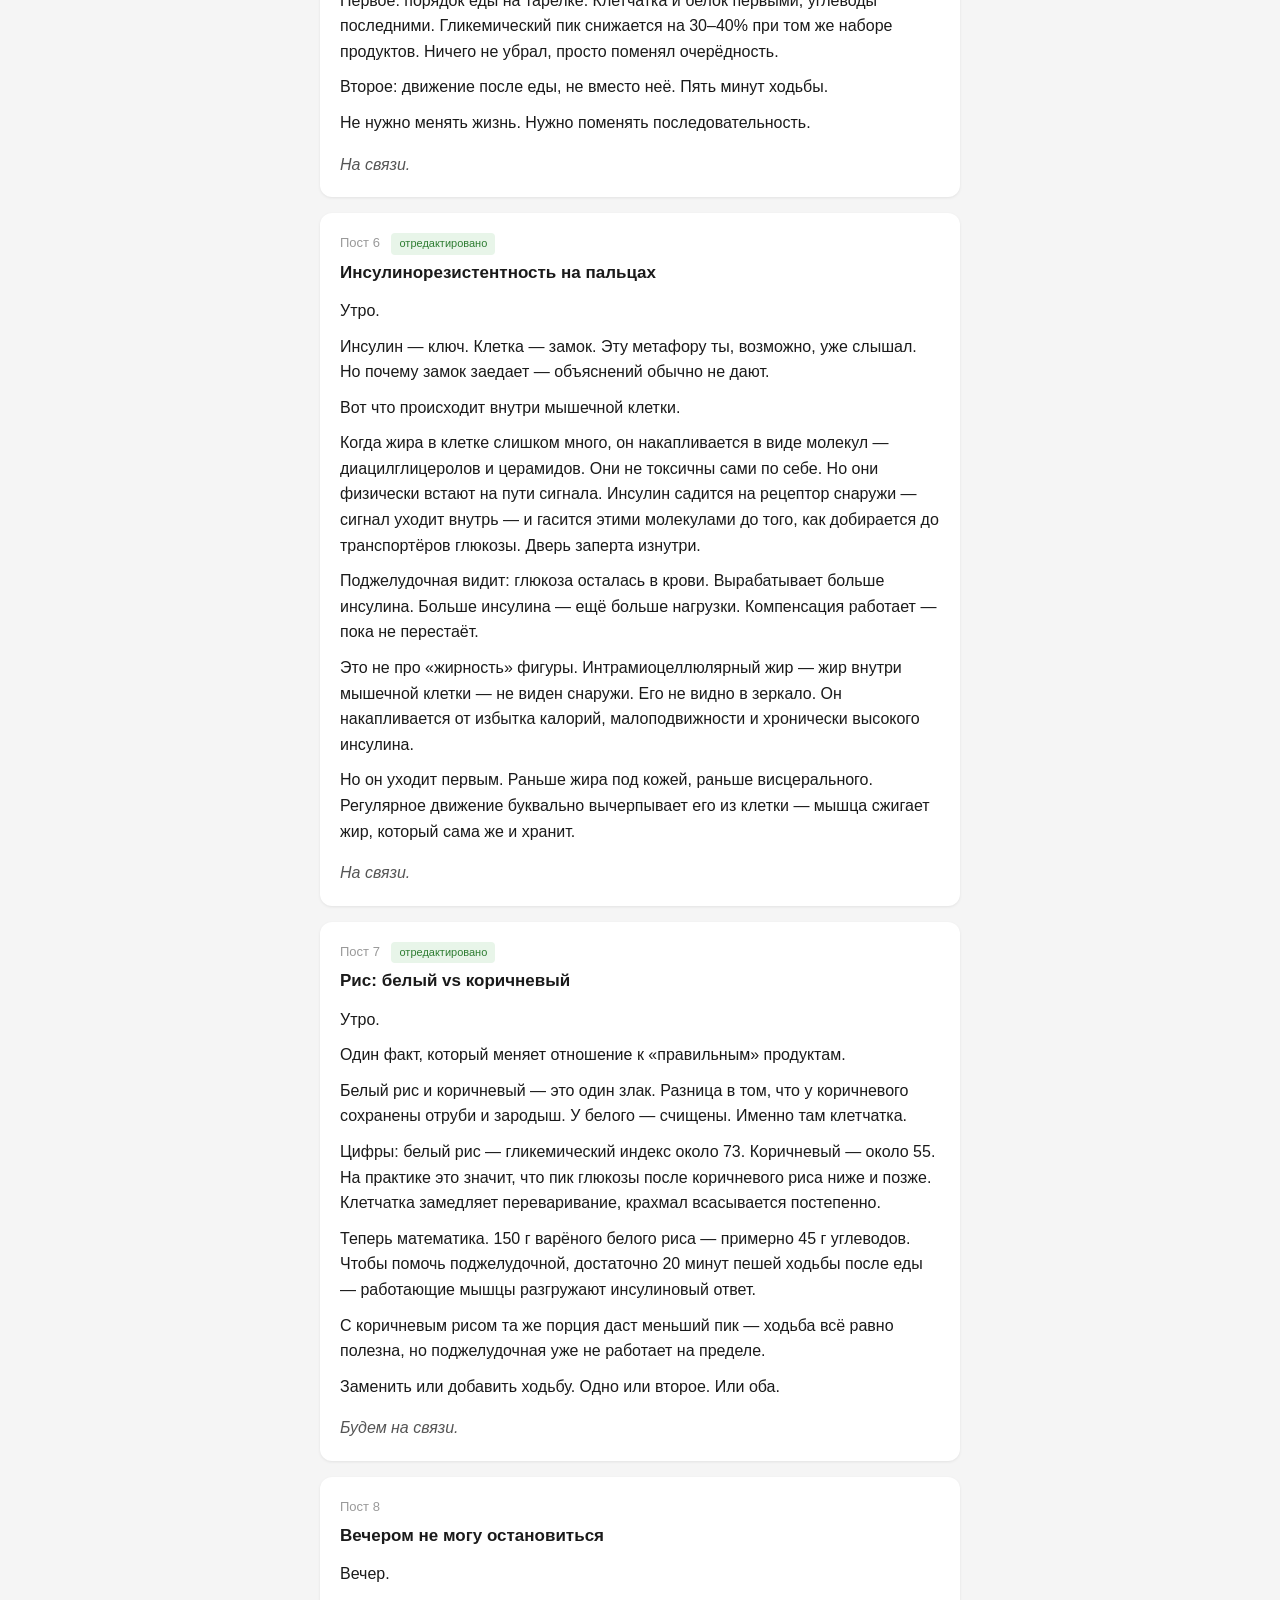
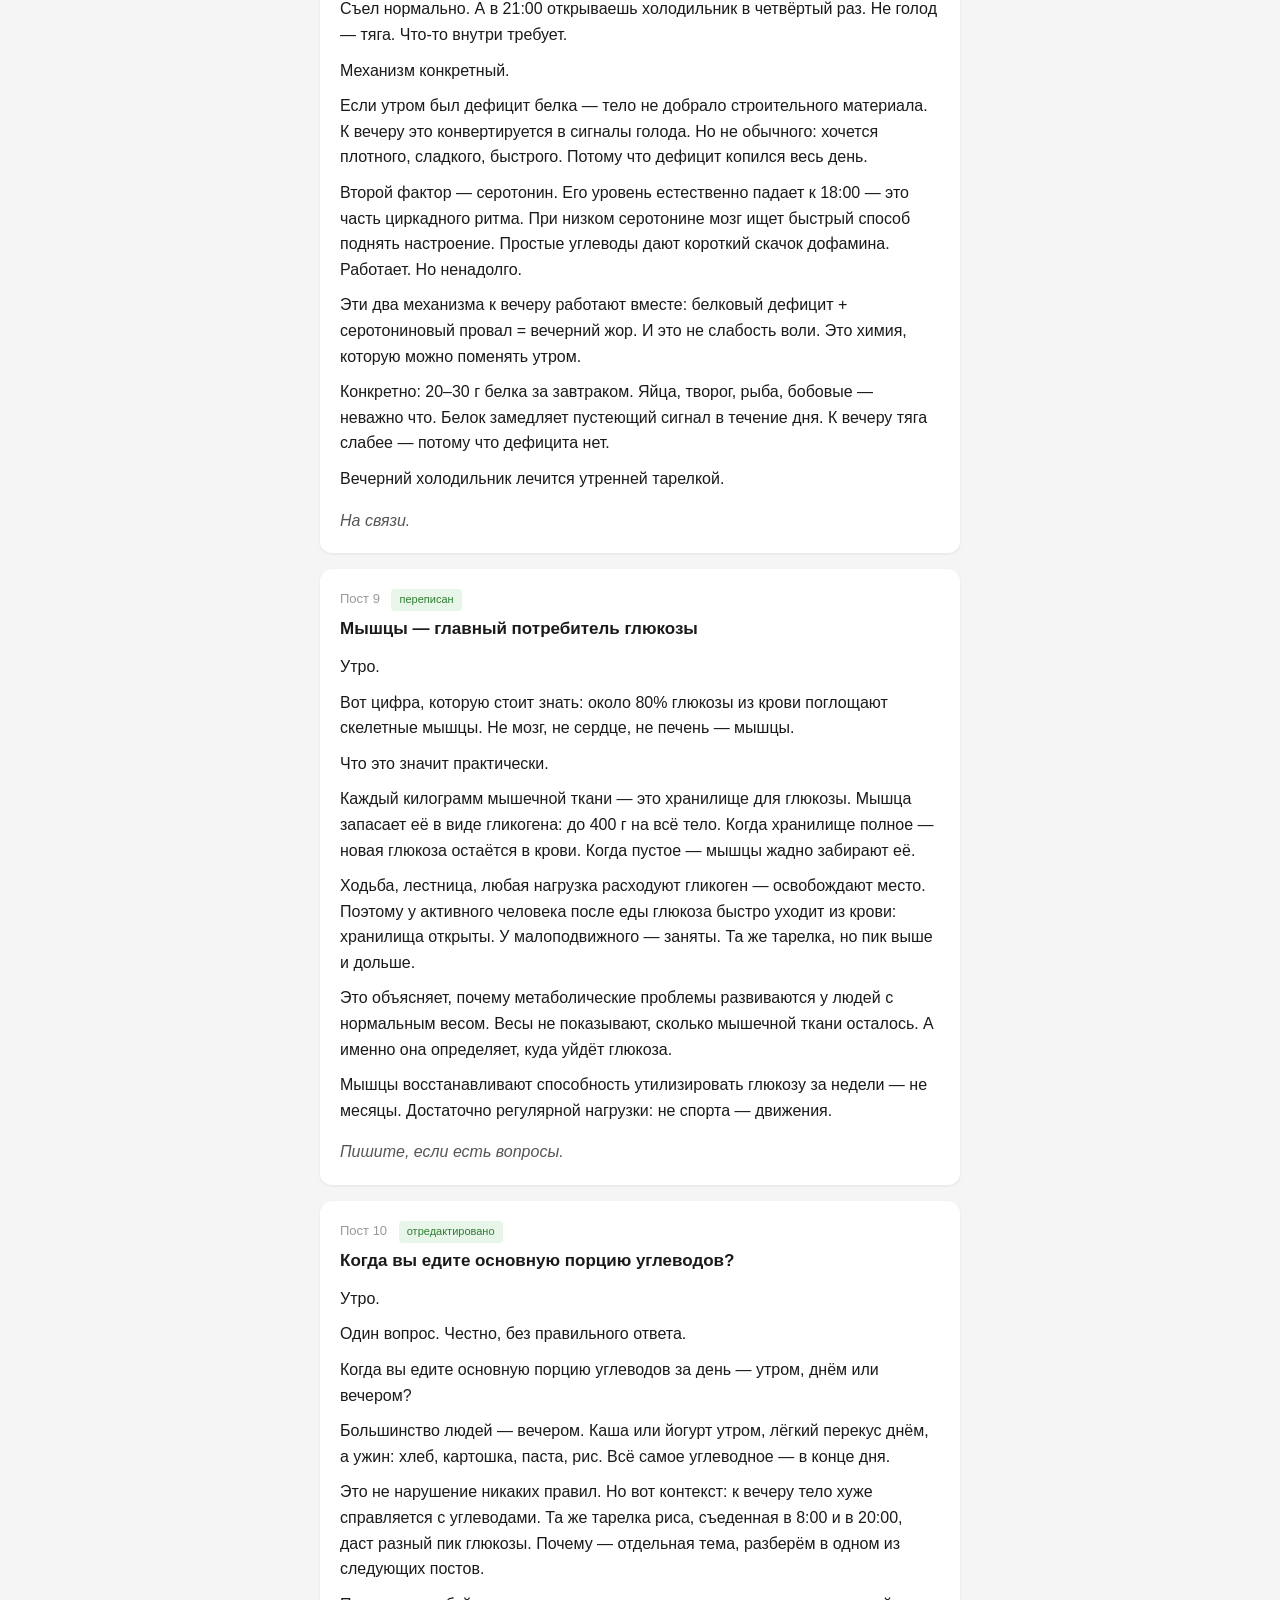
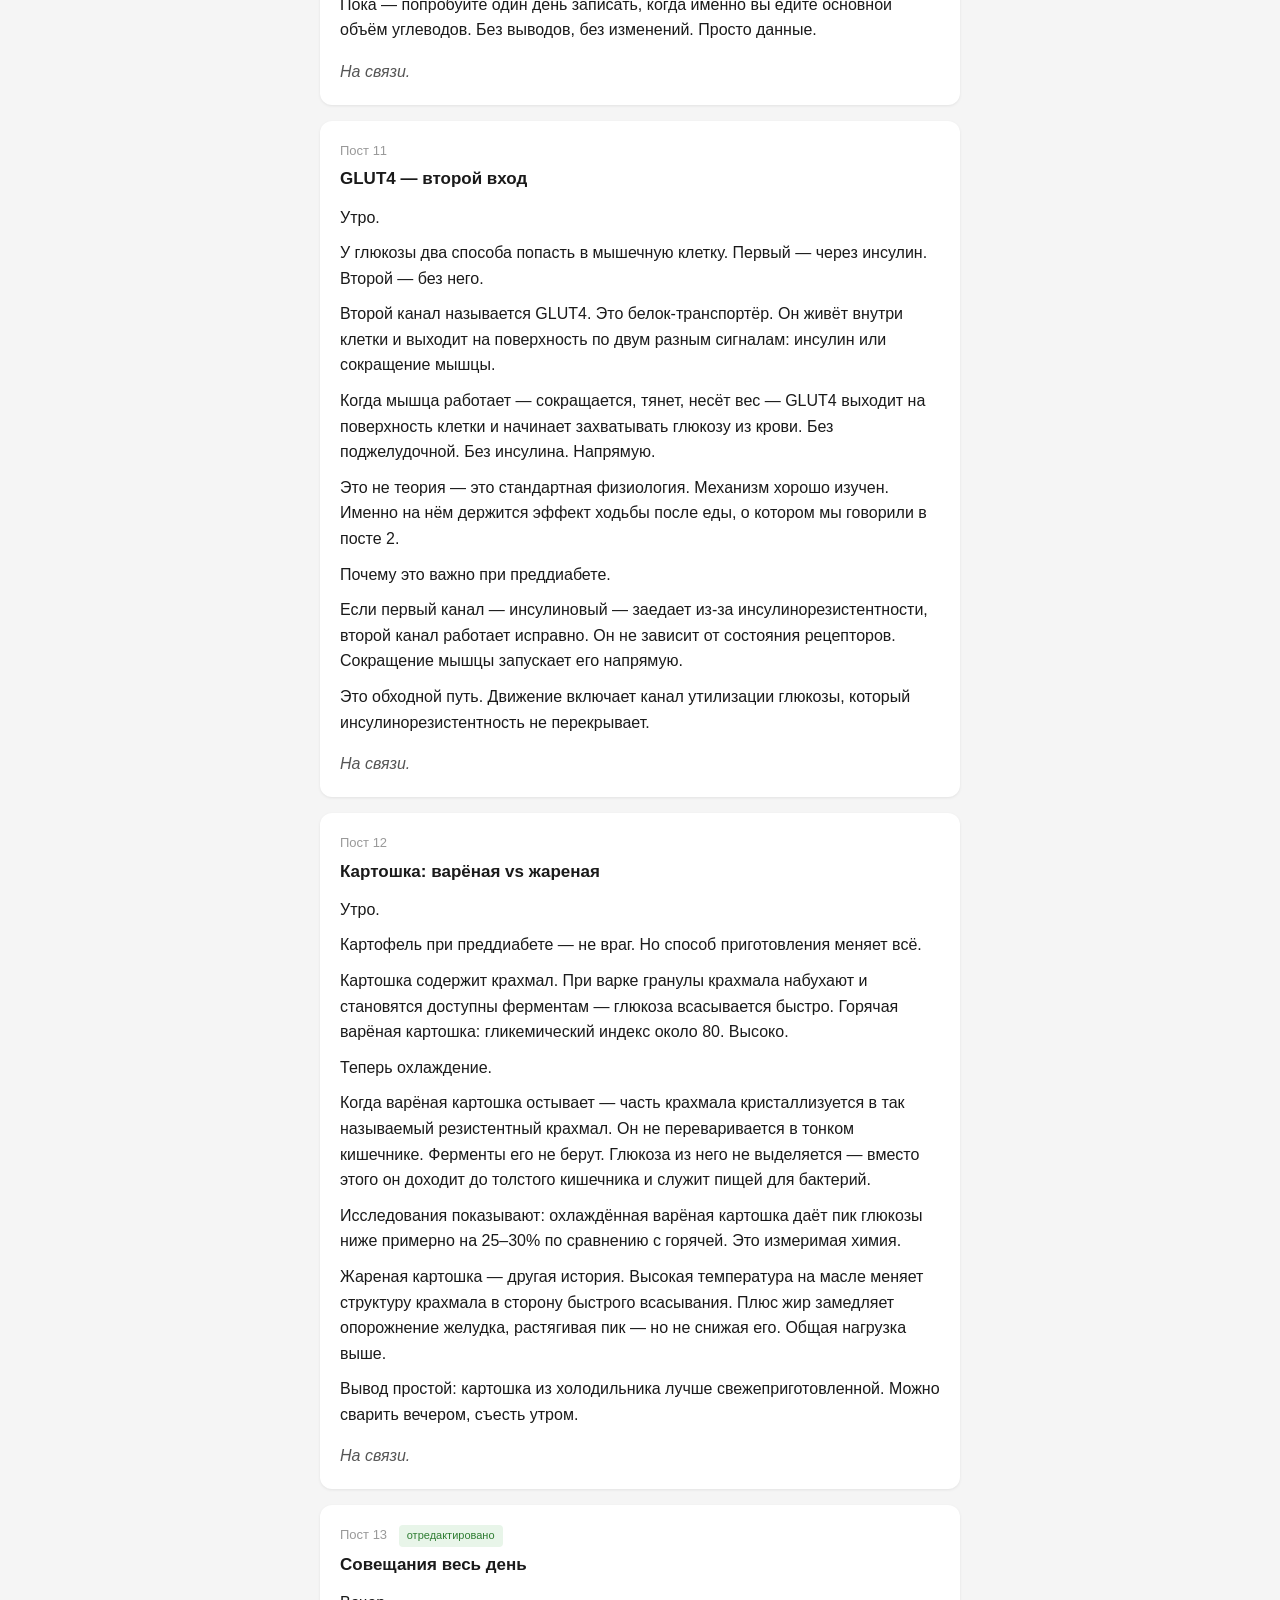
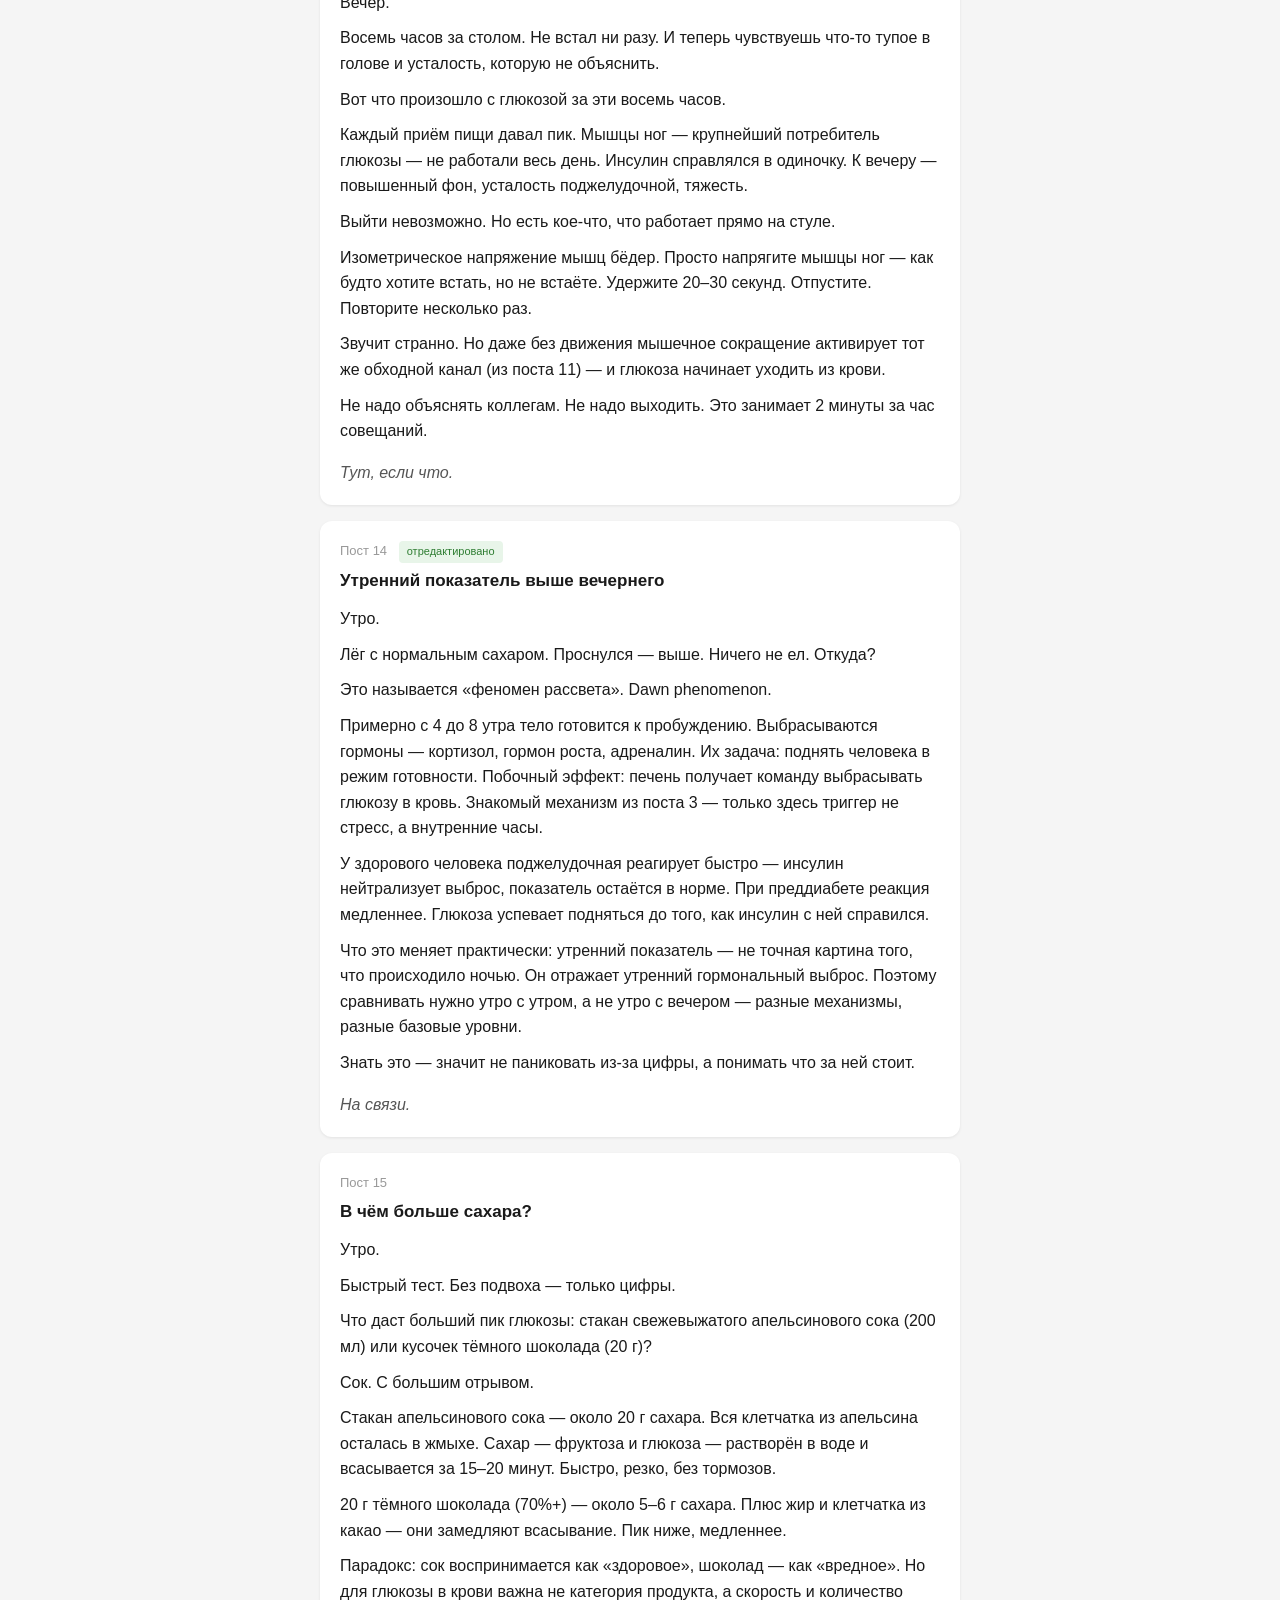
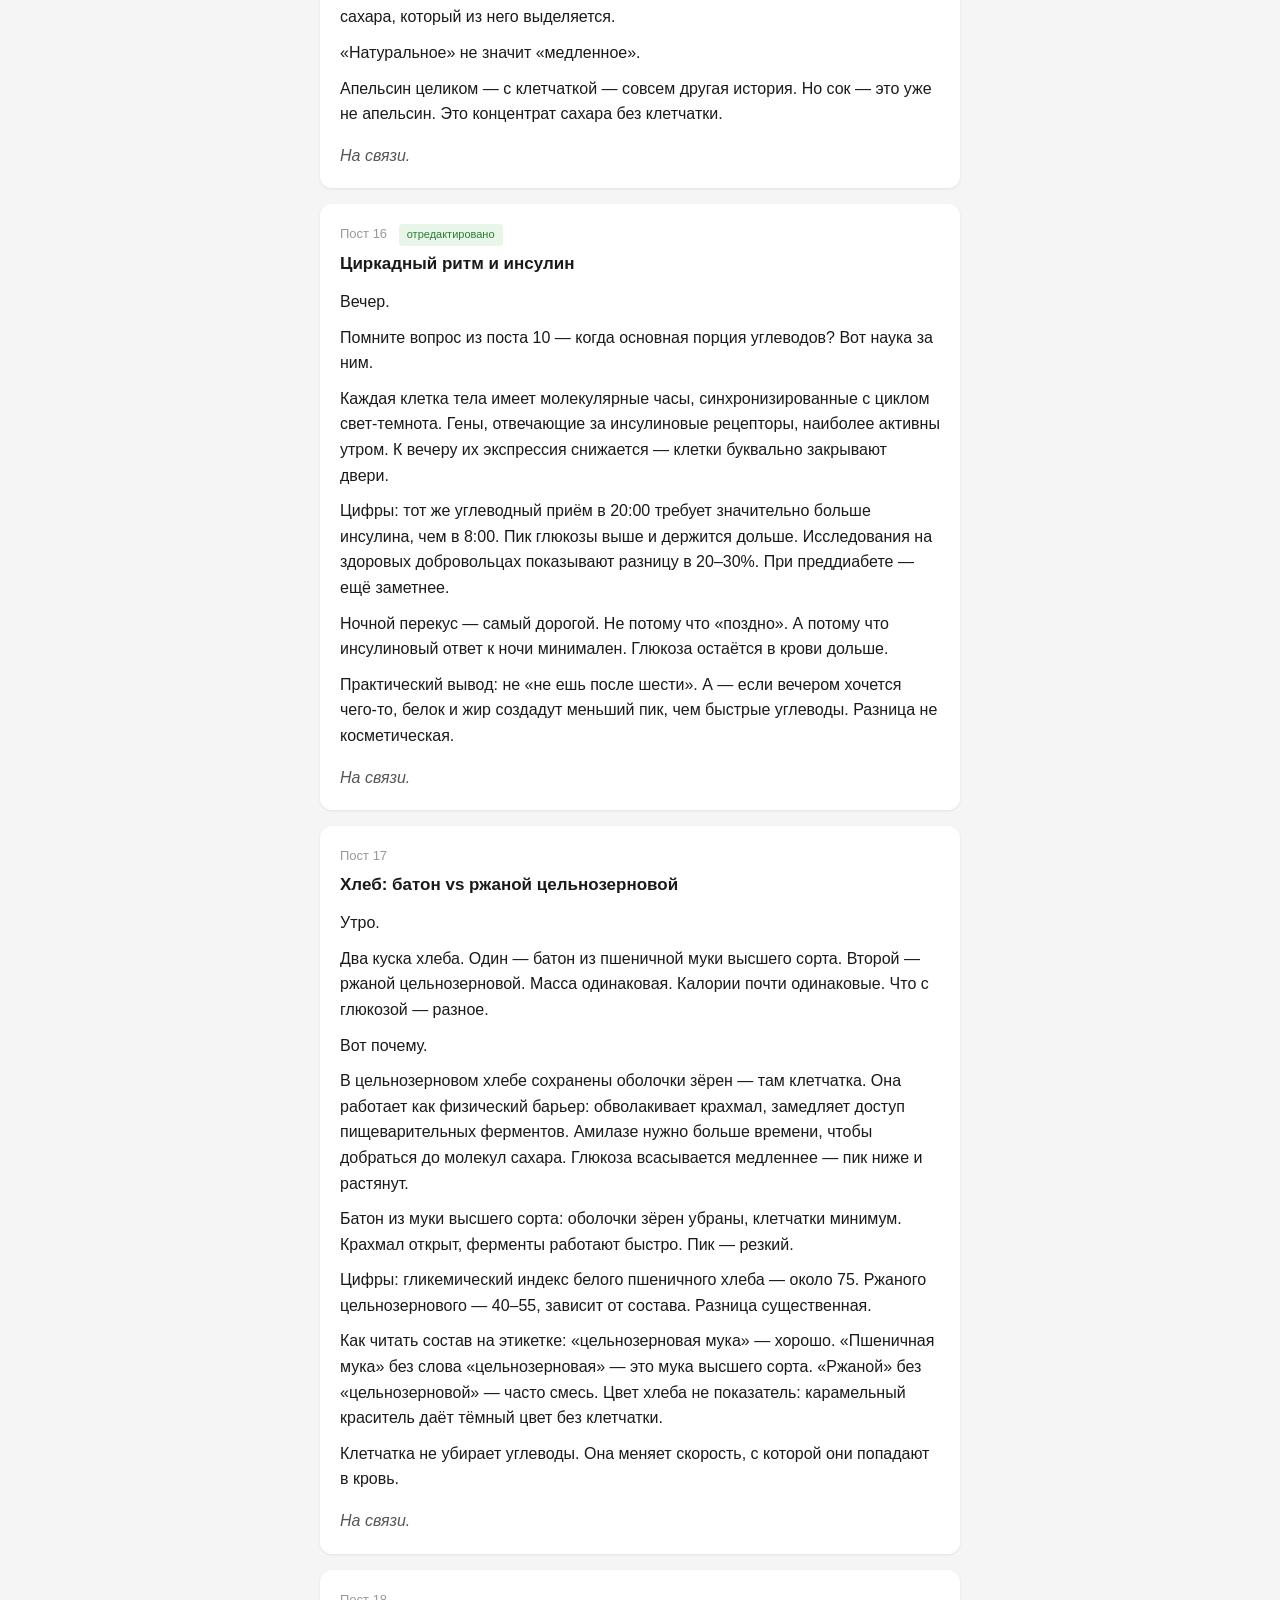
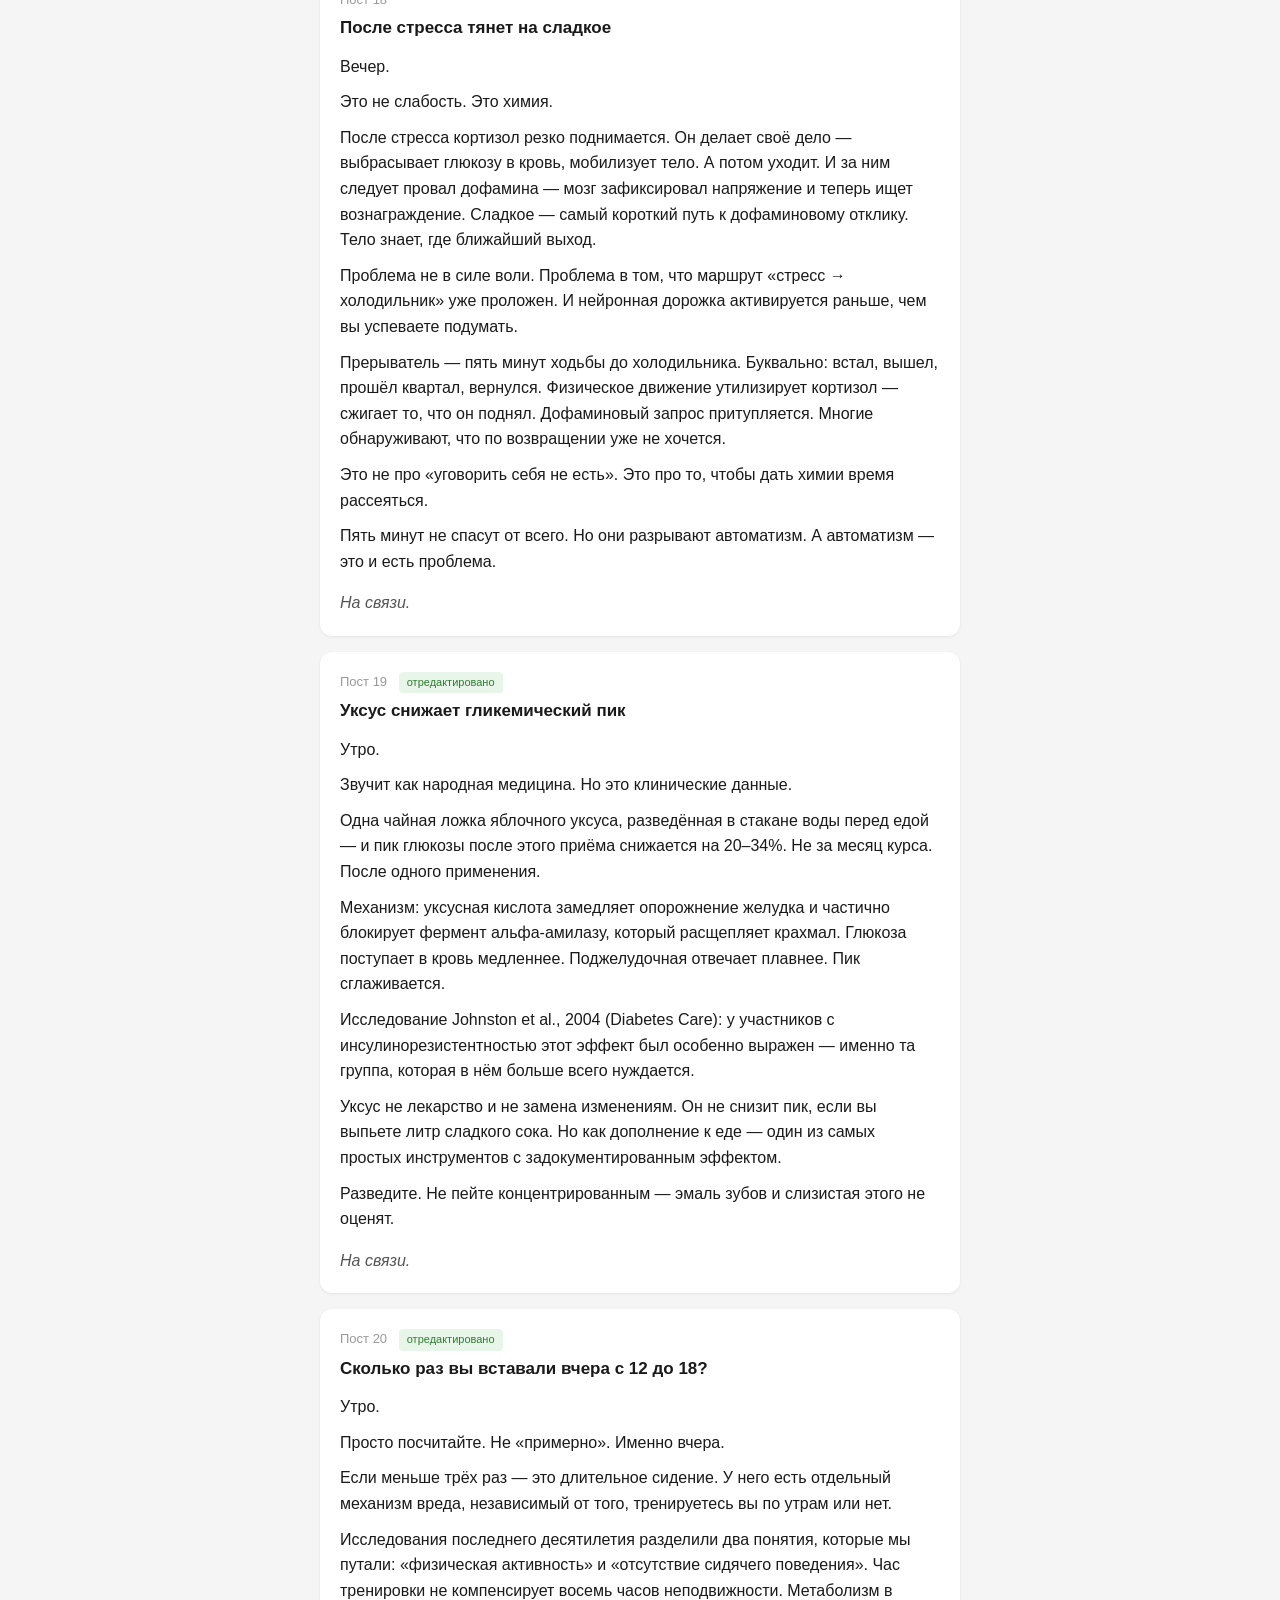
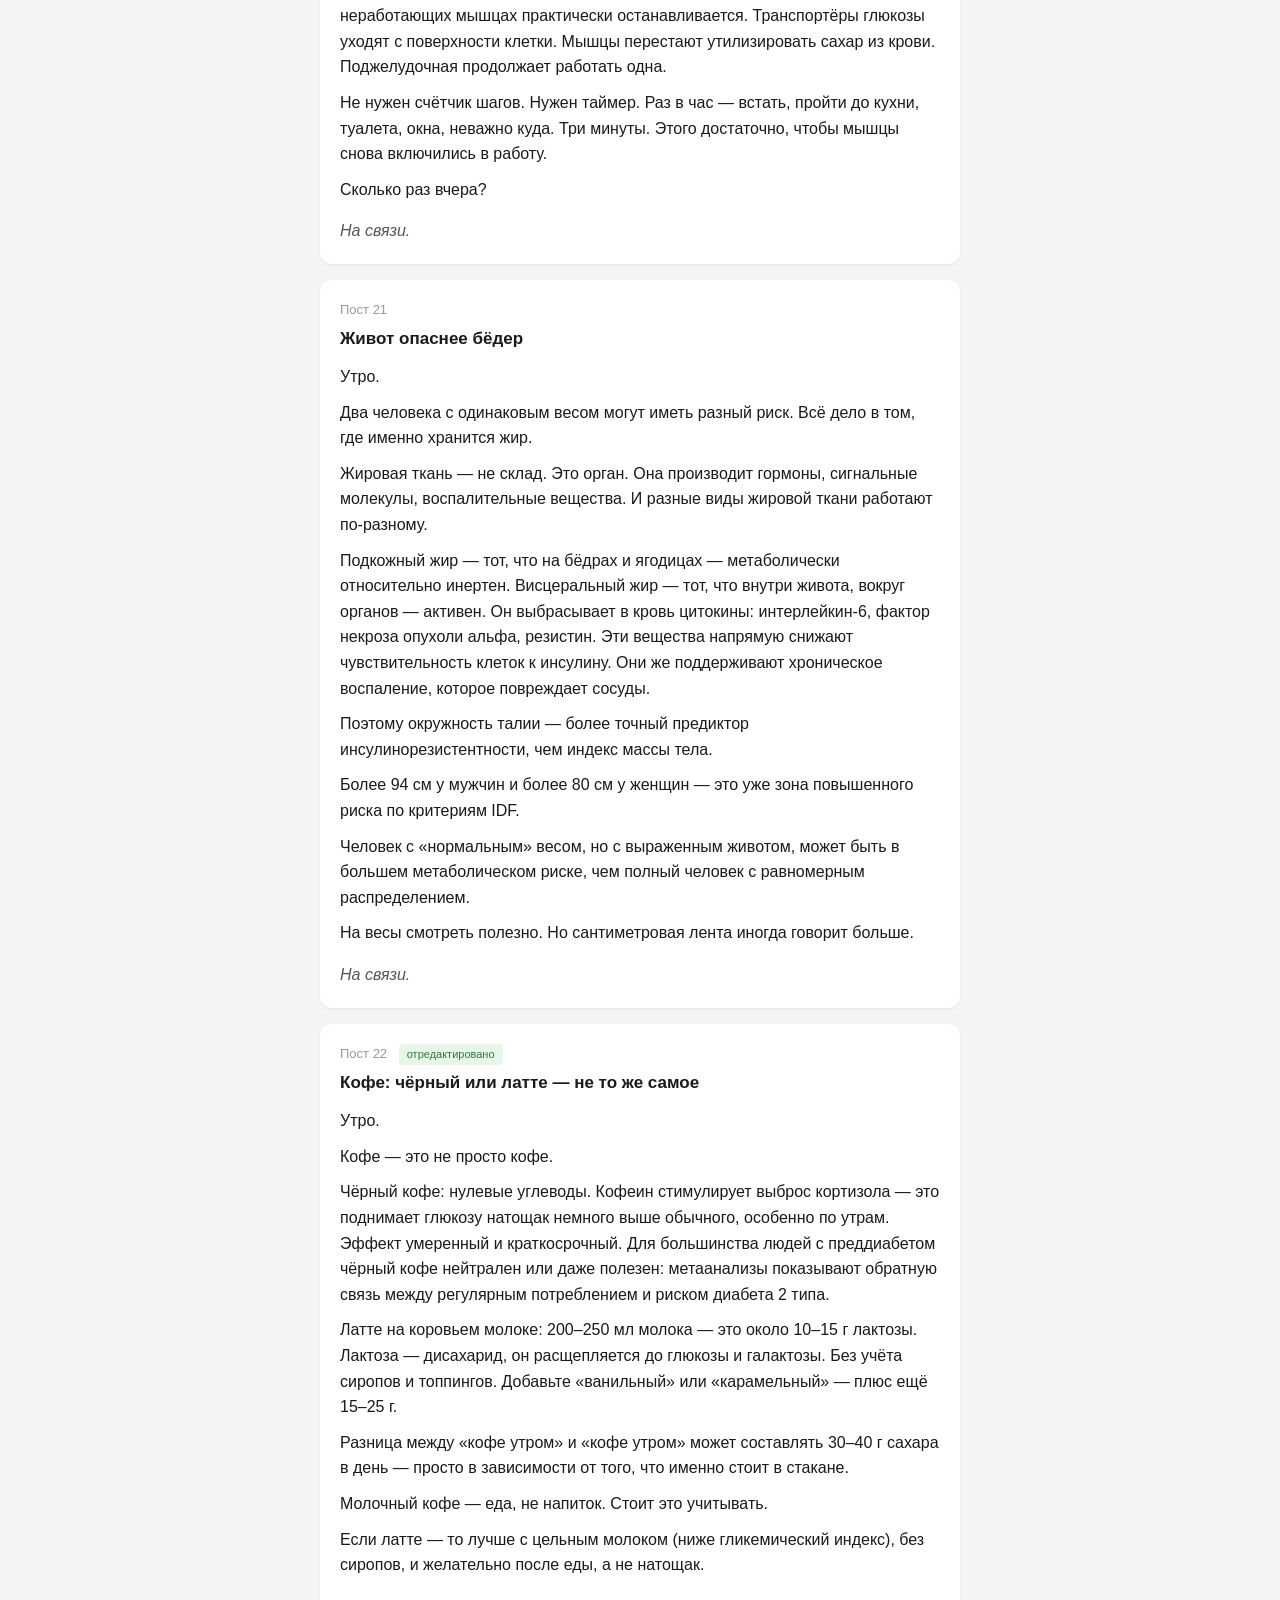
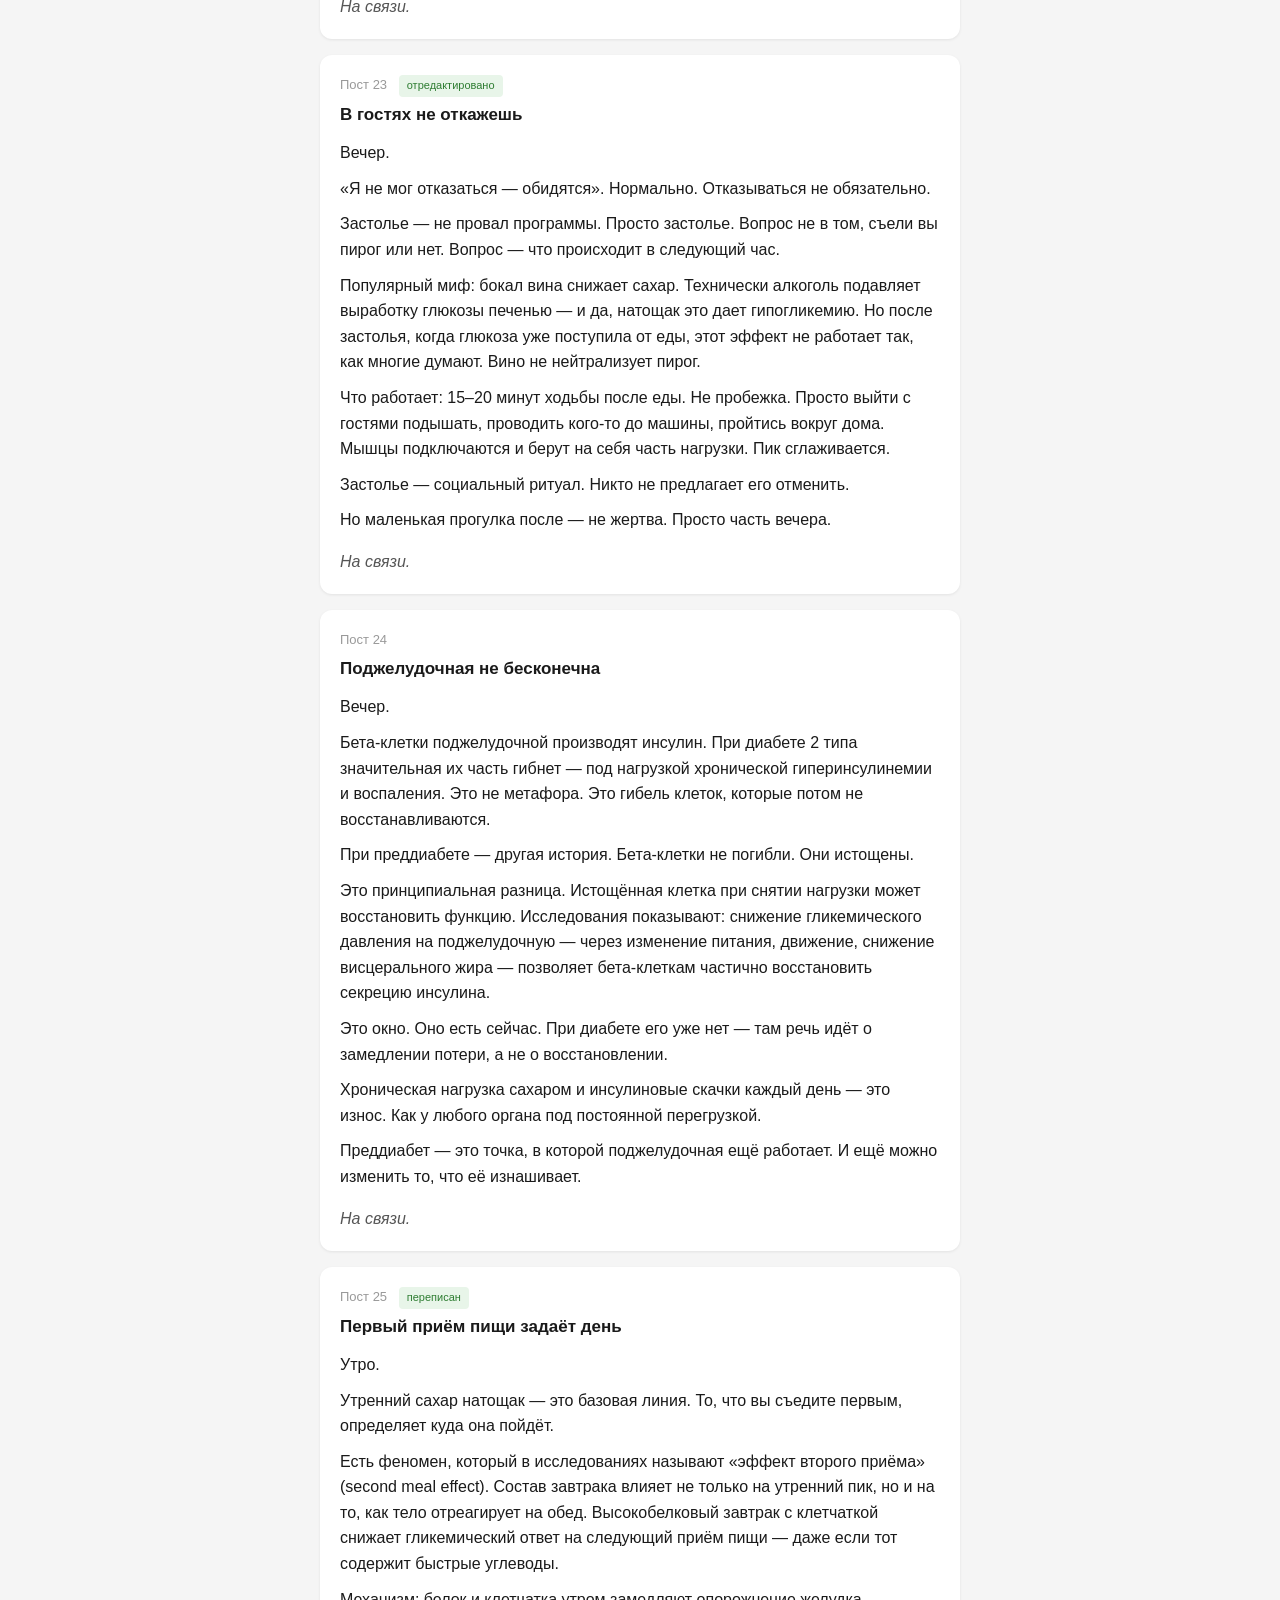
<file: knowledge/prediabet-posts-1-30.html>
<!DOCTYPE html>
<html lang="ru">
<head>
<meta charset="UTF-8">
<meta name="viewport" content="width=device-width, initial-scale=1.0">
<title>Преддиабет — Точка разворота | 30 постов v2</title>
<style>
body{font-family:-apple-system,BlinkMacSystemFont,'Segoe UI',Roboto,sans-serif;max-width:640px;margin:0 auto;padding:16px;background:#f5f5f5;color:#1a1a1a;line-height:1.6}
h1{font-size:20px;text-align:center;margin-bottom:8px}
.sub{text-align:center;color:#666;font-size:14px;margin-bottom:32px}
.p{background:#fff;border-radius:12px;padding:20px;margin-bottom:16px;box-shadow:0 1px 3px rgba(0,0,0,.08)}
.ph{font-weight:700;font-size:17px;margin-bottom:12px}
.pn{color:#999;font-size:13px;margin-bottom:4px}
.p p{margin:0 0 10px}
.s{color:#555;font-style:italic;margin-top:16px}
.edited{display:inline-block;background:#e8f5e9;color:#2e7d32;font-size:11px;padding:2px 8px;border-radius:4px;margin-left:8px}
</style>
</head>
<body>
<h1>Преддиабет — Точка разворота</h1>
<div class="sub">30 постов v2 · отредактировано · март 2026</div>

<div class="p"><div class="pn">Пост 1</div><div class="ph">Что такое преддиабет на самом деле</div>
<p>Утро.</p>
<p>Анализ показал «нарушение толерантности к глюкозе». Врач сказал «сахар чуть повышен». И перешёл к следующему пациенту.</p>
<p>Вот что это значит на языке тела.</p>
<p>Поджелудочная производит инсулин — ключ, который открывает клетку и впускает глюкозу. При преддиабете замок начинает заедать. Ключ есть, но дверь не открывается с первого раза. Поджелудочная штампует больше ключей, чтобы компенсировать. Сахар пока в норме — но ценой двойной работы.</p>
<p>Именно поэтому ничего не болит. Тело справляется. За счёт резерва, который не бесконечен.</p>
<p>Глюкоза натощак 5,6–6,9 ммоль/л — это уже преддиабет. 7 из 10 человек в этой зоне станут диабетиками за 10 лет. Но больше половины могли бы этого избежать. Без лекарств.</p>
<p>Преддиабет — единственная стадия, на которой можно развернуться. Диабет — необратим. Преддиабет — обратим. Между ними — действие.</p>
<p>Замок пока работает. Просто нужна смазка. Какая — в следующих постах.</p>
<div class="s">На связи.</div></div>

<div class="p"><div class="pn">Пост 2</div><div class="ph">Десять минут после тарелки</div>
<p>Утро.</p>
<p>Съел — и сел. Самый дорогой момент дня.</p>
<p>После еды глюкоза поступает в кровь 30–90 минут. Пик — примерно через 45. В этот момент поджелудочная работает на максимуме, выбрасывая инсулин чтобы глюкоза ушла из крови в клетки.</p>
<p>А теперь фокус. Если встать и пройтись — мышцы ног подключаются к процессу. Активная мышца поглощает глюкозу напрямую, без инсулина. Через белок GLUT4, который выходит на поверхность клетки при сокращении. Поджелудочная выдыхает. Пик сглаживается.</p>
<p>Не нужен спортзал. Не нужна пробежка. Двести метров — до кулера, до окна, вокруг дома.</p>
<p>Исследование (Dinh et al., 2016, Journal of Diabetes Investigation): 10 минут ходьбы после еды снижают пик глюкозы эффективнее, чем 30 минут утром натощак.</p>
<p>Утренняя пробежка — хорошо. Но она не успевает к тарелке с обедом.</p>
<div class="s">На связи.</div></div>

<div class="p"><div class="pn">Пост 3</div><div class="ph">Не ел, а сахар вырос</div>
<p>Вечер.</p>
<p>Ничего не съел. А глюкометр показывает выше обычного. Не сломался. Это кортизол.</p>
<p>Дедлайн, ссора, тревожные новости — надпочечники выбрасывают кортизол и адреналин за секунды. Тело готовится к бегству: печень получает сигнал и сбрасывает запасы глюкозы в кровь. Быстрая энергия для мышц. Эволюция так придумала.</p>
<p>Наш предок убегал от хищника — глюкоза сгорала. Мы сидим на совещании — глюкоза остаётся в крови. Деваться ей некуда.</p>
<p>При преддиабете система особенно чувствительная: запас прочности уже тоньше.</p>
<p>Это не значит «убери стресс из жизни». Невозможно и не нужно. Но это объясняет почему показатели скачут без видимой причины. И почему пять минут ходьбы после напряжённого разговора — не про «успокоиться». А буквально про то, чтобы сжечь глюкозу, которую тело только что выбросило.</p>
<p>Движение после стресса — это физиология. Не психология.</p>
<div class="s">На связи.</div></div>

<div class="p"><div class="pn">Пост 4 <span class="edited">отредактировано</span></div><div class="ph">Одна ночь</div>
<p>Утро.</p>
<p>Одна ночь плохого сна. Не хроническое недосыпание — одна.</p>
<p>Чувствительность клеток к инсулину падает на 20–25%. Измерено в лаборатории (Van Cauter, University of Chicago). Механизм: при нехватке сна организм переходит в режим «опасность» — тот же стрессовый ответ, о котором мы говорили в посте 3, только растянутый на часы. Печень получает фоновую команду выбрасывать глюкозу.</p>
<p>Утром — сахар выше обычного. Не потому что что-то съел. Потому что не доспал.</p>
<p>Можно весь день держаться: есть правильно, двигаться, не трогать сладкое. И всё равно получить плохой показатель — просто потому что лёг в два ночи. Обидно? Да. Но когда понимаешь механизм — перестаёшь винить себя и начинаешь управлять.</p>
<p>Семь часов — не рекомендация из буклета. Это физиологический минимум для нормальной работы инсулина на следующий день.</p>
<p>Сон — не отдых от программы. Сон и есть программа.</p>
<div class="s">На связи.</div></div>

<div class="p"><div class="pn">Пост 5 <span class="edited">переписан</span></div><div class="ph">Почему диеты не работают</div>
<p>Вечер.</p>
<p>«Буду питаться правильно» — это намерение. Не план.</p>
<p>Резкое ограничение калорий запускает два гормона, которые играют против тебя. Лептин — сигнал сытости — падает за дни. Мозг перестаёт получать «наелся». Грелин — гормон голода — взлетает. Мозг начинает кричать «ешь». Ты ещё на диете, а тело уже работает против неё.</p>
<p>Дальше хуже. Метаболизм адаптируется: расход энергии падает на 15–20%. Когда диета заканчивается — а она заканчивается всегда — тело набирает быстрее. С более низкого метаболизма, с высоким грелином и низким лептином. Не провал воли — биохимическая ловушка.</p>
<p>При преддиабете ставки выше: резкий дефицит калорий вызывает выброс кортизола, который сам по себе поднимает сахар. Диета, которая должна помочь, подбрасывает глюкозу в кровь.</p>
<p>Что работает — не подвиг раз в квартал, а два простых изменения каждый день.</p>
<p>Первое: порядок еды на тарелке. Клетчатка и белок первыми, углеводы последними. Гликемический пик снижается на 30–40% при том же наборе продуктов. Ничего не убрал, просто поменял очерёдность.</p>
<p>Второе: движение после еды, не вместо неё. Пять минут ходьбы.</p>
<p>Не нужно менять жизнь. Нужно поменять последовательность.</p>
<div class="s">На связи.</div></div>

<div class="p"><div class="pn">Пост 6 <span class="edited">отредактировано</span></div><div class="ph">Инсулинорезистентность на пальцах</div>
<p>Утро.</p>
<p>Инсулин — ключ. Клетка — замок. Эту метафору ты, возможно, уже слышал. Но почему замок заедает — объяснений обычно не дают.</p>
<p>Вот что происходит внутри мышечной клетки.</p>
<p>Когда жира в клетке слишком много, он накапливается в виде молекул — диацилглицеролов и церамидов. Они не токсичны сами по себе. Но они физически встают на пути сигнала. Инсулин садится на рецептор снаружи — сигнал уходит внутрь — и гасится этими молекулами до того, как добирается до транспортёров глюкозы. Дверь заперта изнутри.</p>
<p>Поджелудочная видит: глюкоза осталась в крови. Вырабатывает больше инсулина. Больше инсулина — ещё больше нагрузки. Компенсация работает — пока не перестаёт.</p>
<p>Это не про «жирность» фигуры. Интрамиоцеллюлярный жир — жир внутри мышечной клетки — не виден снаружи. Его не видно в зеркало. Он накапливается от избытка калорий, малоподвижности и хронически высокого инсулина.</p>
<p>Но он уходит первым. Раньше жира под кожей, раньше висцерального. Регулярное движение буквально вычерпывает его из клетки — мышца сжигает жир, который сама же и хранит.</p>
<div class="s">На связи.</div></div>

<div class="p"><div class="pn">Пост 7 <span class="edited">отредактировано</span></div><div class="ph">Рис: белый vs коричневый</div>
<p>Утро.</p>
<p>Один факт, который меняет отношение к «правильным» продуктам.</p>
<p>Белый рис и коричневый — это один злак. Разница в том, что у коричневого сохранены отруби и зародыш. У белого — счищены. Именно там клетчатка.</p>
<p>Цифры: белый рис — гликемический индекс около 73. Коричневый — около 55. На практике это значит, что пик глюкозы после коричневого риса ниже и позже. Клетчатка замедляет переваривание, крахмал всасывается постепенно.</p>
<p>Теперь математика. 150 г варёного белого риса — примерно 45 г углеводов. Чтобы помочь поджелудочной, достаточно 20 минут пешей ходьбы после еды — работающие мышцы разгружают инсулиновый ответ.</p>
<p>С коричневым рисом та же порция даст меньший пик — ходьба всё равно полезна, но поджелудочная уже не работает на пределе.</p>
<p>Заменить или добавить ходьбу. Одно или второе. Или оба.</p>
<div class="s">Будем на связи.</div></div>

<div class="p"><div class="pn">Пост 8</div><div class="ph">Вечером не могу остановиться</div>
<p>Вечер.</p>
<p>Съел нормально. А в 21:00 открываешь холодильник в четвёртый раз. Не голод — тяга. Что-то внутри требует.</p>
<p>Механизм конкретный.</p>
<p>Если утром был дефицит белка — тело не добрало строительного материала. К вечеру это конвертируется в сигналы голода. Но не обычного: хочется плотного, сладкого, быстрого. Потому что дефицит копился весь день.</p>
<p>Второй фактор — серотонин. Его уровень естественно падает к 18:00 — это часть циркадного ритма. При низком серотонине мозг ищет быстрый способ поднять настроение. Простые углеводы дают короткий скачок дофамина. Работает. Но ненадолго.</p>
<p>Эти два механизма к вечеру работают вместе: белковый дефицит + серотониновый провал = вечерний жор. И это не слабость воли. Это химия, которую можно поменять утром.</p>
<p>Конкретно: 20–30 г белка за завтраком. Яйца, творог, рыба, бобовые — неважно что. Белок замедляет пустеющий сигнал в течение дня. К вечеру тяга слабее — потому что дефицита нет.</p>
<p>Вечерний холодильник лечится утренней тарелкой.</p>
<div class="s">На связи.</div></div>

<div class="p"><div class="pn">Пост 9 <span class="edited">переписан</span></div><div class="ph">Мышцы — главный потребитель глюкозы</div>
<p>Утро.</p>
<p>Вот цифра, которую стоит знать: около 80% глюкозы из крови поглощают скелетные мышцы. Не мозг, не сердце, не печень — мышцы.</p>
<p>Что это значит практически.</p>
<p>Каждый килограмм мышечной ткани — это хранилище для глюкозы. Мышца запасает её в виде гликогена: до 400 г на всё тело. Когда хранилище полное — новая глюкоза остаётся в крови. Когда пустое — мышцы жадно забирают её.</p>
<p>Ходьба, лестница, любая нагрузка расходуют гликоген — освобождают место. Поэтому у активного человека после еды глюкоза быстро уходит из крови: хранилища открыты. У малоподвижного — заняты. Та же тарелка, но пик выше и дольше.</p>
<p>Это объясняет, почему метаболические проблемы развиваются у людей с нормальным весом. Весы не показывают, сколько мышечной ткани осталось. А именно она определяет, куда уйдёт глюкоза.</p>
<p>Мышцы восстанавливают способность утилизировать глюкозу за недели — не месяцы. Достаточно регулярной нагрузки: не спорта — движения.</p>
<div class="s">Пишите, если есть вопросы.</div></div>

<div class="p"><div class="pn">Пост 10 <span class="edited">отредактировано</span></div><div class="ph">Когда вы едите основную порцию углеводов?</div>
<p>Утро.</p>
<p>Один вопрос. Честно, без правильного ответа.</p>
<p>Когда вы едите основную порцию углеводов за день — утром, днём или вечером?</p>
<p>Большинство людей — вечером. Каша или йогурт утром, лёгкий перекус днём, а ужин: хлеб, картошка, паста, рис. Всё самое углеводное — в конце дня.</p>
<p>Это не нарушение никаких правил. Но вот контекст: к вечеру тело хуже справляется с углеводами. Та же тарелка риса, съеденная в 8:00 и в 20:00, даст разный пик глюкозы. Почему — отдельная тема, разберём в одном из следующих постов.</p>
<p>Пока — попробуйте один день записать, когда именно вы едите основной объём углеводов. Без выводов, без изменений. Просто данные.</p>
<div class="s">На связи.</div></div>

<div class="p"><div class="pn">Пост 11</div><div class="ph">GLUT4 — второй вход</div>
<p>Утро.</p>
<p>У глюкозы два способа попасть в мышечную клетку. Первый — через инсулин. Второй — без него.</p>
<p>Второй канал называется GLUT4. Это белок-транспортёр. Он живёт внутри клетки и выходит на поверхность по двум разным сигналам: инсулин или сокращение мышцы.</p>
<p>Когда мышца работает — сокращается, тянет, несёт вес — GLUT4 выходит на поверхность клетки и начинает захватывать глюкозу из крови. Без поджелудочной. Без инсулина. Напрямую.</p>
<p>Это не теория — это стандартная физиология. Механизм хорошо изучен. Именно на нём держится эффект ходьбы после еды, о котором мы говорили в посте 2.</p>
<p>Почему это важно при преддиабете.</p>
<p>Если первый канал — инсулиновый — заедает из-за инсулинорезистентности, второй канал работает исправно. Он не зависит от состояния рецепторов. Сокращение мышцы запускает его напрямую.</p>
<p>Это обходной путь. Движение включает канал утилизации глюкозы, который инсулинорезистентность не перекрывает.</p>
<div class="s">На связи.</div></div>

<div class="p"><div class="pn">Пост 12</div><div class="ph">Картошка: варёная vs жареная</div>
<p>Утро.</p>
<p>Картофель при преддиабете — не враг. Но способ приготовления меняет всё.</p>
<p>Картошка содержит крахмал. При варке гранулы крахмала набухают и становятся доступны ферментам — глюкоза всасывается быстро. Горячая варёная картошка: гликемический индекс около 80. Высоко.</p>
<p>Теперь охлаждение.</p>
<p>Когда варёная картошка остывает — часть крахмала кристаллизуется в так называемый резистентный крахмал. Он не переваривается в тонком кишечнике. Ферменты его не берут. Глюкоза из него не выделяется — вместо этого он доходит до толстого кишечника и служит пищей для бактерий.</p>
<p>Исследования показывают: охлаждённая варёная картошка даёт пик глюкозы ниже примерно на 25–30% по сравнению с горячей. Это измеримая химия.</p>
<p>Жареная картошка — другая история. Высокая температура на масле меняет структуру крахмала в сторону быстрого всасывания. Плюс жир замедляет опорожнение желудка, растягивая пик — но не снижая его. Общая нагрузка выше.</p>
<p>Вывод простой: картошка из холодильника лучше свежеприготовленной. Можно сварить вечером, съесть утром.</p>
<div class="s">На связи.</div></div>

<div class="p"><div class="pn">Пост 13 <span class="edited">отредактировано</span></div><div class="ph">Совещания весь день</div>
<p>Вечер.</p>
<p>Восемь часов за столом. Не встал ни разу. И теперь чувствуешь что-то тупое в голове и усталость, которую не объяснить.</p>
<p>Вот что произошло с глюкозой за эти восемь часов.</p>
<p>Каждый приём пищи давал пик. Мышцы ног — крупнейший потребитель глюкозы — не работали весь день. Инсулин справлялся в одиночку. К вечеру — повышенный фон, усталость поджелудочной, тяжесть.</p>
<p>Выйти невозможно. Но есть кое-что, что работает прямо на стуле.</p>
<p>Изометрическое напряжение мышц бёдер. Просто напрягите мышцы ног — как будто хотите встать, но не встаёте. Удержите 20–30 секунд. Отпустите. Повторите несколько раз.</p>
<p>Звучит странно. Но даже без движения мышечное сокращение активирует тот же обходной канал (из поста 11) — и глюкоза начинает уходить из крови.</p>
<p>Не надо объяснять коллегам. Не надо выходить. Это занимает 2 минуты за час совещаний.</p>
<div class="s">Тут, если что.</div></div>

<div class="p"><div class="pn">Пост 14 <span class="edited">отредактировано</span></div><div class="ph">Утренний показатель выше вечернего</div>
<p>Утро.</p>
<p>Лёг с нормальным сахаром. Проснулся — выше. Ничего не ел. Откуда?</p>
<p>Это называется «феномен рассвета». Dawn phenomenon.</p>
<p>Примерно с 4 до 8 утра тело готовится к пробуждению. Выбрасываются гормоны — кортизол, гормон роста, адреналин. Их задача: поднять человека в режим готовности. Побочный эффект: печень получает команду выбрасывать глюкозу в кровь. Знакомый механизм из поста 3 — только здесь триггер не стресс, а внутренние часы.</p>
<p>У здорового человека поджелудочная реагирует быстро — инсулин нейтрализует выброс, показатель остаётся в норме. При преддиабете реакция медленнее. Глюкоза успевает подняться до того, как инсулин с ней справился.</p>
<p>Что это меняет практически: утренний показатель — не точная картина того, что происходило ночью. Он отражает утренний гормональный выброс. Поэтому сравнивать нужно утро с утром, а не утро с вечером — разные механизмы, разные базовые уровни.</p>
<p>Знать это — значит не паниковать из-за цифры, а понимать что за ней стоит.</p>
<div class="s">На связи.</div></div>

<div class="p"><div class="pn">Пост 15</div><div class="ph">В чём больше сахара?</div>
<p>Утро.</p>
<p>Быстрый тест. Без подвоха — только цифры.</p>
<p>Что даст больший пик глюкозы: стакан свежевыжатого апельсинового сока (200 мл) или кусочек тёмного шоколада (20 г)?</p>
<p>Сок. С большим отрывом.</p>
<p>Стакан апельсинового сока — около 20 г сахара. Вся клетчатка из апельсина осталась в жмыхе. Сахар — фруктоза и глюкоза — растворён в воде и всасывается за 15–20 минут. Быстро, резко, без тормозов.</p>
<p>20 г тёмного шоколада (70%+) — около 5–6 г сахара. Плюс жир и клетчатка из какао — они замедляют всасывание. Пик ниже, медленнее.</p>
<p>Парадокс: сок воспринимается как «здоровое», шоколад — как «вредное». Но для глюкозы в крови важна не категория продукта, а скорость и количество сахара, который из него выделяется.</p>
<p>«Натуральное» не значит «медленное».</p>
<p>Апельсин целиком — с клетчаткой — совсем другая история. Но сок — это уже не апельсин. Это концентрат сахара без клетчатки.</p>
<div class="s">На связи.</div></div>

<div class="p"><div class="pn">Пост 16 <span class="edited">отредактировано</span></div><div class="ph">Циркадный ритм и инсулин</div>
<p>Вечер.</p>
<p>Помните вопрос из поста 10 — когда основная порция углеводов? Вот наука за ним.</p>
<p>Каждая клетка тела имеет молекулярные часы, синхронизированные с циклом свет-темнота. Гены, отвечающие за инсулиновые рецепторы, наиболее активны утром. К вечеру их экспрессия снижается — клетки буквально закрывают двери.</p>
<p>Цифры: тот же углеводный приём в 20:00 требует значительно больше инсулина, чем в 8:00. Пик глюкозы выше и держится дольше. Исследования на здоровых добровольцах показывают разницу в 20–30%. При преддиабете — ещё заметнее.</p>
<p>Ночной перекус — самый дорогой. Не потому что «поздно». А потому что инсулиновый ответ к ночи минимален. Глюкоза остаётся в крови дольше.</p>
<p>Практический вывод: не «не ешь после шести». А — если вечером хочется чего-то, белок и жир создадут меньший пик, чем быстрые углеводы. Разница не косметическая.</p>
<div class="s">На связи.</div></div>

<div class="p"><div class="pn">Пост 17</div><div class="ph">Хлеб: батон vs ржаной цельнозерновой</div>
<p>Утро.</p>
<p>Два куска хлеба. Один — батон из пшеничной муки высшего сорта. Второй — ржаной цельнозерновой. Масса одинаковая. Калории почти одинаковые. Что с глюкозой — разное.</p>
<p>Вот почему.</p>
<p>В цельнозерновом хлебе сохранены оболочки зёрен — там клетчатка. Она работает как физический барьер: обволакивает крахмал, замедляет доступ пищеварительных ферментов. Амилазе нужно больше времени, чтобы добраться до молекул сахара. Глюкоза всасывается медленнее — пик ниже и растянут.</p>
<p>Батон из муки высшего сорта: оболочки зёрен убраны, клетчатки минимум. Крахмал открыт, ферменты работают быстро. Пик — резкий.</p>
<p>Цифры: гликемический индекс белого пшеничного хлеба — около 75. Ржаного цельнозернового — 40–55, зависит от состава. Разница существенная.</p>
<p>Как читать состав на этикетке: «цельнозерновая мука» — хорошо. «Пшеничная мука» без слова «цельнозерновая» — это мука высшего сорта. «Ржаной» без «цельнозерновой» — часто смесь. Цвет хлеба не показатель: карамельный краситель даёт тёмный цвет без клетчатки.</p>
<p>Клетчатка не убирает углеводы. Она меняет скорость, с которой они попадают в кровь.</p>
<div class="s">На связи.</div></div>

<div class="p"><div class="pn">Пост 18</div><div class="ph">После стресса тянет на сладкое</div>
<p>Вечер.</p>
<p>Это не слабость. Это химия.</p>
<p>После стресса кортизол резко поднимается. Он делает своё дело — выбрасывает глюкозу в кровь, мобилизует тело. А потом уходит. И за ним следует провал дофамина — мозг зафиксировал напряжение и теперь ищет вознаграждение. Сладкое — самый короткий путь к дофаминовому отклику. Тело знает, где ближайший выход.</p>
<p>Проблема не в силе воли. Проблема в том, что маршрут «стресс → холодильник» уже проложен. И нейронная дорожка активируется раньше, чем вы успеваете подумать.</p>
<p>Прерыватель — пять минут ходьбы до холодильника. Буквально: встал, вышел, прошёл квартал, вернулся. Физическое движение утилизирует кортизол — сжигает то, что он поднял. Дофаминовый запрос притупляется. Многие обнаруживают, что по возвращении уже не хочется.</p>
<p>Это не про «уговорить себя не есть». Это про то, чтобы дать химии время рассеяться.</p>
<p>Пять минут не спасут от всего. Но они разрывают автоматизм. А автоматизм — это и есть проблема.</p>
<div class="s">На связи.</div></div>

<div class="p"><div class="pn">Пост 19 <span class="edited">отредактировано</span></div><div class="ph">Уксус снижает гликемический пик</div>
<p>Утро.</p>
<p>Звучит как народная медицина. Но это клинические данные.</p>
<p>Одна чайная ложка яблочного уксуса, разведённая в стакане воды перед едой — и пик глюкозы после этого приёма снижается на 20–34%. Не за месяц курса. После одного применения.</p>
<p>Механизм: уксусная кислота замедляет опорожнение желудка и частично блокирует фермент альфа-амилазу, который расщепляет крахмал. Глюкоза поступает в кровь медленнее. Поджелудочная отвечает плавнее. Пик сглаживается.</p>
<p>Исследование Johnston et al., 2004 (Diabetes Care): у участников с инсулинорезистентностью этот эффект был особенно выражен — именно та группа, которая в нём больше всего нуждается.</p>
<p>Уксус не лекарство и не замена изменениям. Он не снизит пик, если вы выпьете литр сладкого сока. Но как дополнение к еде — один из самых простых инструментов с задокументированным эффектом.</p>
<p>Разведите. Не пейте концентрированным — эмаль зубов и слизистая этого не оценят.</p>
<div class="s">На связи.</div></div>

<div class="p"><div class="pn">Пост 20 <span class="edited">отредактировано</span></div><div class="ph">Сколько раз вы вставали вчера с 12 до 18?</div>
<p>Утро.</p>
<p>Просто посчитайте. Не «примерно». Именно вчера.</p>
<p>Если меньше трёх раз — это длительное сидение. У него есть отдельный механизм вреда, независимый от того, тренируетесь вы по утрам или нет.</p>
<p>Исследования последнего десятилетия разделили два понятия, которые мы путали: «физическая активность» и «отсутствие сидячего поведения». Час тренировки не компенсирует восемь часов неподвижности. Метаболизм в неработающих мышцах практически останавливается. Транспортёры глюкозы уходят с поверхности клетки. Мышцы перестают утилизировать сахар из крови. Поджелудочная продолжает работать одна.</p>
<p>Не нужен счётчик шагов. Нужен таймер. Раз в час — встать, пройти до кухни, туалета, окна, неважно куда. Три минуты. Этого достаточно, чтобы мышцы снова включились в работу.</p>
<p>Сколько раз вчера?</p>
<div class="s">На связи.</div></div>

<div class="p"><div class="pn">Пост 21</div><div class="ph">Живот опаснее бёдер</div>
<p>Утро.</p>
<p>Два человека с одинаковым весом могут иметь разный риск. Всё дело в том, где именно хранится жир.</p>
<p>Жировая ткань — не склад. Это орган. Она производит гормоны, сигнальные молекулы, воспалительные вещества. И разные виды жировой ткани работают по-разному.</p>
<p>Подкожный жир — тот, что на бёдрах и ягодицах — метаболически относительно инертен. Висцеральный жир — тот, что внутри живота, вокруг органов — активен. Он выбрасывает в кровь цитокины: интерлейкин-6, фактор некроза опухоли альфа, резистин. Эти вещества напрямую снижают чувствительность клеток к инсулину. Они же поддерживают хроническое воспаление, которое повреждает сосуды.</p>
<p>Поэтому окружность талии — более точный предиктор инсулинорезистентности, чем индекс массы тела.</p>
<p>Более 94 см у мужчин и более 80 см у женщин — это уже зона повышенного риска по критериям IDF.</p>
<p>Человек с «нормальным» весом, но с выраженным животом, может быть в большем метаболическом риске, чем полный человек с равномерным распределением.</p>
<p>На весы смотреть полезно. Но сантиметровая лента иногда говорит больше.</p>
<div class="s">На связи.</div></div>

<div class="p"><div class="pn">Пост 22 <span class="edited">отредактировано</span></div><div class="ph">Кофе: чёрный или латте — не то же самое</div>
<p>Утро.</p>
<p>Кофе — это не просто кофе.</p>
<p>Чёрный кофе: нулевые углеводы. Кофеин стимулирует выброс кортизола — это поднимает глюкозу натощак немного выше обычного, особенно по утрам. Эффект умеренный и краткосрочный. Для большинства людей с преддиабетом чёрный кофе нейтрален или даже полезен: метаанализы показывают обратную связь между регулярным потреблением и риском диабета 2 типа.</p>
<p>Латте на коровьем молоке: 200–250 мл молока — это около 10–15 г лактозы. Лактоза — дисахарид, он расщепляется до глюкозы и галактозы. Без учёта сиропов и топпингов. Добавьте «ванильный» или «карамельный» — плюс ещё 15–25 г.</p>
<p>Разница между «кофе утром» и «кофе утром» может составлять 30–40 г сахара в день — просто в зависимости от того, что именно стоит в стакане.</p>
<p>Молочный кофе — еда, не напиток. Стоит это учитывать.</p>
<p>Если латте — то лучше с цельным молоком (ниже гликемический индекс), без сиропов, и желательно после еды, а не натощак.</p>
<div class="s">На связи.</div></div>

<div class="p"><div class="pn">Пост 23 <span class="edited">отредактировано</span></div><div class="ph">В гостях не откажешь</div>
<p>Вечер.</p>
<p>«Я не мог отказаться — обидятся». Нормально. Отказываться не обязательно.</p>
<p>Застолье — не провал программы. Просто застолье. Вопрос не в том, съели вы пирог или нет. Вопрос — что происходит в следующий час.</p>
<p>Популярный миф: бокал вина снижает сахар. Технически алкоголь подавляет выработку глюкозы печенью — и да, натощак это дает гипогликемию. Но после застолья, когда глюкоза уже поступила от еды, этот эффект не работает так, как многие думают. Вино не нейтрализует пирог.</p>
<p>Что работает: 15–20 минут ходьбы после еды. Не пробежка. Просто выйти с гостями подышать, проводить кого-то до машины, пройтись вокруг дома. Мышцы подключаются и берут на себя часть нагрузки. Пик сглаживается.</p>
<p>Застолье — социальный ритуал. Никто не предлагает его отменить.</p>
<p>Но маленькая прогулка после — не жертва. Просто часть вечера.</p>
<div class="s">На связи.</div></div>

<div class="p"><div class="pn">Пост 24</div><div class="ph">Поджелудочная не бесконечна</div>
<p>Вечер.</p>
<p>Бета-клетки поджелудочной производят инсулин. При диабете 2 типа значительная их часть гибнет — под нагрузкой хронической гиперинсулинемии и воспаления. Это не метафора. Это гибель клеток, которые потом не восстанавливаются.</p>
<p>При преддиабете — другая история. Бета-клетки не погибли. Они истощены.</p>
<p>Это принципиальная разница. Истощённая клетка при снятии нагрузки может восстановить функцию. Исследования показывают: снижение гликемического давления на поджелудочную — через изменение питания, движение, снижение висцерального жира — позволяет бета-клеткам частично восстановить секрецию инсулина.</p>
<p>Это окно. Оно есть сейчас. При диабете его уже нет — там речь идёт о замедлении потери, а не о восстановлении.</p>
<p>Хроническая нагрузка сахаром и инсулиновые скачки каждый день — это износ. Как у любого органа под постоянной перегрузкой.</p>
<p>Преддиабет — это точка, в которой поджелудочная ещё работает. И ещё можно изменить то, что её изнашивает.</p>
<div class="s">На связи.</div></div>

<div class="p"><div class="pn">Пост 25 <span class="edited">переписан</span></div><div class="ph">Первый приём пищи задаёт день</div>
<p>Утро.</p>
<p>Утренний сахар натощак — это базовая линия. То, что вы съедите первым, определяет куда она пойдёт.</p>
<p>Есть феномен, который в исследованиях называют «эффект второго приёма» (second meal effect). Состав завтрака влияет не только на утренний пик, но и на то, как тело отреагирует на обед. Высокобелковый завтрак с клетчаткой снижает гликемический ответ на следующий приём пищи — даже если тот содержит быстрые углеводы.</p>
<p>Механизм: белок и клетчатка утром замедляют опорожнение желудка, поддерживают ровный уровень инсулина и притупляют грелин — гормон голода. К обеду тело приходит без дефицита и без скачка. Поджелудочная не стартует с перегрузки.</p>
<p>Обратный сценарий: тост с джемом и сок утром — резкий пик, быстрый спад, голод через два часа, импульсивный перекус, к обеду инсулин уже разогнан. Каждый следующий приём пищи даёт более высокий пик, чем мог бы.</p>
<p>Завтрак — единственный приём, где вы контролируете стартовые условия полностью. Обед зависит от столовой, ужин — от семьи. Утром — только ваш выбор.</p>
<div class="s">На связи.</div></div>

<div class="p"><div class="pn">Пост 26 <span class="edited">отредактировано</span></div><div class="ph">Привычка не требует решений</div>
<p>Утро.</p>
<p>Каждый раз, когда вы встаёте после еды и идёте гулять — это не одно и то же действие. В первый раз это решение. В двадцатый — автоматизм.</p>
<p>В мозге есть структура — базальные ганглии. Они хранят привычки. Когда поведение повторяется достаточно часто в одном контексте, оно переезжает из префронтальной коры — той, что устаёт и принимает решения — в базальные ганглии. Там оно работает без сознательного усилия.</p>
<p>Петля привычки: триггер → рутина → награда.</p>
<p>Триггер — конец еды. Рутина — встать и пройтись. Награда — должна быть конкретной и немедленной. Не «здоровье через 10 лет». Что-то, что вы чувствуете сейчас: ясность в голове после пяти минут на воздухе, тишина от рабочих чатов, ощущение лёгкости вместо послеобеденной тяжести.</p>
<p>Первые две-три недели — тяжелее всего. Привычка ещё не записана. Потом префронтальная кора освобождается — мозг переложил задачу на автопилот. Становится проще не потому что вы стали «сильнее», а потому что решение больше не требуется.</p>
<div class="s">На связи.</div></div>

<div class="p"><div class="pn">Пост 27 <span class="edited">отредактировано</span></div><div class="ph">Орехи: горсть, которая обманывает голод</div>
<p>Утро.</p>
<p>Три часа дня. До ужина далеко. Рука тянется к чему-то.</p>
<p>В этот момент решается, каким будет вечерний пик глюкозы. Шоколадный батончик — быстрый сахар, скачок, провал, к ужину снова голодный. Горсть орехов — и картина другая.</p>
<p>Орехи содержат жир, белок и клетчатку одновременно. Жир замедляет выход содержимого из желудка. Белок стимулирует гормоны насыщения. Клетчатка тормозит всасывание. Глюкоза в крови практически не реагирует на 25–30 грамм несолёных орехов. Одна сжатая ладонь.</p>
<p>У людей с инсулинорезистентностью регулярное употребление орехов улучшает чувствительность к инсулину и снижает маркеры воспаления. Миндаль, грецкие, фундук, кешью — всё работает. Арахис — технически бобовое, но по профилю похож.</p>
<p>«Орехи в шоколаде», «медовые орехи», «с сахарной глазурью» — другая история. Там к жиру и белку добавляется то, что весь эффект обнуляет.</p>
<p>Перекус в три часа дня — это не мелочь. Это развилка между ровным вечером и вечерним жором.</p>
<div class="s">На связи.</div></div>

<div class="p"><div class="pn">Пост 28 <span class="edited">отредактировано</span></div><div class="ph">Сдались на третьей неделе — всё обнулилось?</div>
<p>Вечер.</p>
<p>Нет.</p>
<p>И дело не в мотивации — а в том, как работает память мозга.</p>
<p>Когда вы несколько недель ходили после еды, выбирали белок на завтрак, вставали раз в час — между нейронами формировались устойчивые связи. Синапсы укреплялись при каждом повторении. Паттерн записывался.</p>
<p>Перерыв не стирает запись. Он просто перестаёт её активировать.</p>
<p>Поэтому возврат к привычке после паузы всегда быстрее, чем формирование с нуля. Мозг не строит цепочку заново — он реактивирует то, что уже проложено. Как тропинка, которую слегка занесло травой, но она всё ещё там.</p>
<p>Критичен первый день возврата. Не «понедельник», не «после праздников». Сегодня. После следующего приёма пищи — встать и пройтись. Один раз. Тропинка снова видна.</p>
<p>Три недели прошлых усилий не исчезли. Они ждут.</p>
<div class="s">На связи.</div></div>

<div class="p"><div class="pn">Пост 29 <span class="edited">отредактировано</span></div><div class="ph">Воспаление, которое не болит</div>
<p>Вечер.</p>
<p>Острое воспаление — это когда больно, красно, горячо. Оно проходит.</p>
<p>Есть другой вид. Хроническое воспаление низкой интенсивности — оно не болит, не видно, не ощущается. Но идёт годами. И именно оно связывает преддиабет с инсулинорезистентностью, атеросклерозом и повреждением бета-клеток.</p>
<p>Что его разжигает: хроническое недосыпание (поднимает С-реактивный белок и интерлейкин-6), ультраобработанная еда (трансжиры, рафинированный сахар, омега-6 без баланса с омега-3), малоподвижность, постоянно повышенный инсулин.</p>
<p>Что его гасит: омега-3 жирные кислоты (жирная рыба, льняное масло), разнообразие овощей и зелени (антиоксиданты снижают оксидативный стресс), регулярное умеренное движение с задокументированным противовоспалительным эффектом, сон 7+ часов — ночью происходит «уборка» воспалительных маркеров.</p>
<p>Воспаление нельзя почувствовать. Но его можно измерить — С-реактивный белок в обычном анализе крови. И его можно снизить — не одной таблеткой, а совокупностью тех же действий, которые улучшают гликемию.</p>
<p>Преддиабет и хроническое воспаление — не параллельные проблемы. Это одна проблема с двумя лицами.</p>
<div class="s">На связи.</div></div>

<div class="p"><div class="pn">Пост 30 <span class="edited">переписан</span></div><div class="ph">Тридцать дней</div>
<p>Вечер.</p>
<p>В Финляндии провели исследование, которое длилось 23 года. Finnish Diabetes Prevention Study. Группа людей с преддиабетом получила одну инструкцию: измените питание и двигайтесь больше. Без лекарств. Без хирургии. Без героизма.</p>
<p>Результат: риск перехода в диабет снизился на 58%. Но главное не это. Главное — эффект сохранялся спустя годы после окончания программы. Люди, которые изменили повседневные действия, продолжали быть защищены. Не потому что помнили инструкцию — а потому что действия стали привычкой.</p>
<p>Тридцать дней назад этот канал начался с одной идеи: преддиабет обратим. Диабет — нет.</p>
<p>Между ними — не анализ, не диагноз, не намерение. Между ними — то, что вы делаете каждый день после еды. После стресса. Перед сном. Утром.</p>
<p>Если за эти тридцать дней появилось хотя бы одно действие, которого не было раньше — дверь открылась.</p>
<p>Не закрывайте.</p>
<div class="s">На связи.</div></div>

</body>
</html>
</file>
<file: css/tokens.css>
:root {
  --bg: #0f0f1a;
  --surface: rgba(255,255,255,0.06);
  --surface-hover: rgba(255,255,255,0.10);
  --text: #f0f0f5;
  --text-dim: #7a8599;
  --accent: #ff4d6d;
  --accent2: #c77dff;
  --user-bg: rgba(99,102,241,0.15);
  --bot-bg: rgba(255,255,255,0.04);
  --input-bg: rgba(255,255,255,0.08);
  --border: rgba(255,255,255,0.08);
  --shadow: 0 2px 12px rgba(0,0,0,0.3);
  --radius: 18px;
  --radius-sm: 12px;
  --glass-blur: 16px;
  --font: -apple-system, 'Segoe UI', system-ui, sans-serif;
  --font-size: 15px;
  --app-height: 100vh;
}

[data-theme="light"] {
  --bg: #f8f9fc;
  --surface: rgba(0,0,0,0.04);
  --surface-hover: rgba(0,0,0,0.07);
  --text: #1a1a2e;
  --text-dim: #6b7280;
  --accent: #e63956;
  --accent2: #9b59b6;
  --user-bg: rgba(99,102,241,0.10);
  --bot-bg: rgba(0,0,0,0.03);
  --input-bg: rgba(0,0,0,0.05);
  --border: rgba(0,0,0,0.08);
  --shadow: 0 2px 12px rgba(0,0,0,0.08);
  --glass-blur: 12px;
}

.font-large {
  --font-size: 20px;
}

* { margin: 0; padding: 0; box-sizing: border-box; }

body {
  font-family: var(--font);
  font-size: var(--font-size);
  background: var(--bg);
  color: var(--text);
  height: var(--app-height);
  overflow: hidden;
  -webkit-font-smoothing: antialiased;
}
</file>
<file: css/layout.css>
#app {
  display: flex;
  flex-direction: column;
  height: var(--app-height);
  max-width: 480px;
  margin: 0 auto;
  position: relative;
}

/* Header */
#header {
  display: flex;
  align-items: center;
  justify-content: space-between;
  padding: 12px 16px;
  padding-top: max(12px, env(safe-area-inset-top));
  background: var(--bg);
  border-bottom: 1px solid var(--border);
  z-index: 10;
  flex-shrink: 0;
}
.header-left, .header-right { width: 40px; }
.header-center { text-align: center; flex: 1; }
.header-title { font-size: 17px; font-weight: 600; }
.icon-btn {
  background: none; border: none; color: var(--text-dim);
  font-size: 20px; cursor: pointer; padding: 4px;
  border-radius: 8px; transition: background 0.2s;
}
.icon-btn:active { background: var(--surface); }

/* Screens */
#screens { flex: 1; overflow: hidden; position: relative; }
.screen {
  position: absolute; inset: 0;
  display: none; flex-direction: column;
}
.screen.active { display: flex; }

/* Settings panel */
.settings-panel {
  position: absolute; inset: 0;
  background: rgba(0,0,0,0.6);
  z-index: 100;
  display: flex; align-items: flex-end;
  transition: opacity 0.2s;
}
.settings-panel.hidden { display: none; }
.settings-content {
  width: 100%; background: var(--bg);
  border-top: 1px solid var(--border);
  border-radius: 16px 16px 0 0;
  padding: 20px 16px;
  padding-bottom: max(20px, env(safe-area-inset-bottom));
}
.settings-header {
  display: flex; justify-content: space-between;
  align-items: center; margin-bottom: 16px;
  font-weight: 600; font-size: 17px;
}
.settings-item {
  display: flex; justify-content: space-between;
  align-items: center; padding: 12px 0;
  border-bottom: 1px solid var(--border);
  font-size: 15px;
}
.settings-btn {
  background: var(--surface); border: none; color: var(--text);
  padding: 8px 16px; border-radius: 8px; cursor: pointer;
  font-size: 15px;
}
.settings-btn.danger { color: var(--accent); }
.settings-btn:active { background: var(--surface-hover); }

/* Placeholders */
.placeholder-text {
  text-align: center; color: var(--text-dim);
  padding: 40px 20px; font-size: 15px;
}
</file>
<file: css/chat.css>
/* Chat area */
.chat-area {
  flex: 1; overflow-y: auto; padding: 16px;
  display: flex; flex-direction: column; gap: 12px;
  -webkit-overflow-scrolling: touch;
}

/* Messages */
.message {
  max-width: 85%; padding: 12px 16px;
  border-radius: var(--radius);
  line-height: 1.5; font-size: var(--font-size);
  animation: fadeIn 0.3s ease;
  word-wrap: break-word;
  /* Явно разрешаем выделять текст пальцем (в т.ч. через несколько сообщений). */
  -webkit-user-select: text;
  user-select: text;
  -webkit-touch-callout: default;
}
.message.bot {
  background: var(--bot-bg);
  align-self: flex-start;
  border-bottom-left-radius: 4px;
}
.message.user {
  background: var(--user-bg);
  align-self: flex-end;
  border-bottom-right-radius: 4px;
}

/* Typing indicator */
.typing {
  align-self: flex-start;
  padding: 12px 16px;
  background: var(--bot-bg);
  border-radius: var(--radius);
  border-bottom-left-radius: 4px;
  color: var(--text-dim);
  font-size: var(--font-size);
}
.typing::after {
  content: '';
  animation: dots 1.5s infinite;
}
@keyframes dots {
  0%, 20% { content: '.'; }
  40% { content: '..'; }
  60%, 100% { content: '...'; }
}

/* Input area */
.input-area {
  display: flex; align-items: flex-end; gap: 8px;
  padding: 12px 16px;
  border-top: 1px solid var(--border);
  background: var(--bg);
  flex-shrink: 0;
}
#input {
  flex: 1; resize: none;
  background: var(--input-bg);
  border: 1px solid var(--border);
  border-radius: var(--radius-sm);
  padding: 10px 14px;
  color: var(--text);
  font-family: var(--font);
  font-size: var(--font-size);
  max-height: 120px;
  outline: none;
  transition: border-color 0.2s;
}
#input:focus { border-color: var(--accent); }
#input::placeholder { color: var(--text-dim); }

/* Buttons */
.send-btn, .mic-btn {
  width: 40px; height: 40px;
  border-radius: 50%; border: none;
  display: flex; align-items: center; justify-content: center;
  font-size: 18px; cursor: pointer;
  transition: opacity 0.2s, transform 0.1s;
  flex-shrink: 0;
}
.send-btn {
  background: var(--accent); color: white;
}
.send-btn:disabled { opacity: 0.3; cursor: default; }
.send-btn:active:not(:disabled) { transform: scale(0.92); }

.mic-btn {
  background: var(--surface); color: var(--text);
}
.mic-btn.recording {
  background: var(--accent); color: white;
  animation: micPulse 1s infinite;
}
.mic-btn.processing {
  background: var(--accent); color: white;
  opacity: 0.5; pointer-events: none;
}
@keyframes micPulse {
  0%, 100% { transform: scale(1); }
  50% { transform: scale(1.1); }
}

@keyframes fadeIn {
  from { opacity: 0; transform: translateY(8px); }
  to { opacity: 1; transform: translateY(0); }
}

/* Chart in chat */
.chart-message {
  padding: 8px;
  max-width: 90%;
}
.chart-message canvas {
  border-radius: 12px;
  display: block;
}

/* Chart panel — persistent above chat */
.chart-panel {
  flex-shrink: 0;
  border-bottom: 1px solid var(--border);
  background: var(--bg);
  transition: max-height 0.3s ease;
  overflow: hidden;
}
.chart-panel.hidden {
  display: none;
}
.chart-panel.collapsed .chart-canvas-wrap {
  max-height: 0;
  overflow: hidden;
}
.chart-panel-header {
  display: flex;
  justify-content: space-between;
  align-items: center;
  padding: 8px 16px;
}
.chart-panel-title {
  font-size: 12px;
  color: var(--text-dim);
  text-transform: uppercase;
  letter-spacing: 0.5px;
}
.chart-toggle {
  background: none;
  border: none;
  color: var(--text-dim);
  font-size: 12px;
  cursor: pointer;
  padding: 4px 8px;
  transition: transform 0.3s;
}
.chart-panel.collapsed .chart-toggle {
  transform: rotate(-90deg);
}
.chart-canvas-wrap {
  padding: 0 8px 8px;
  transition: max-height 0.3s ease;
}
.chart-canvas-wrap canvas {
  width: 100%;
  border-radius: 8px;
  display: block;
}

/* Chart fullscreen */
.chart-panel.expanded {
  position: fixed;
  top: 0; left: 0; right: 0; bottom: 0;
  z-index: 200;
  background: var(--bg);
  display: flex;
  flex-direction: column;
  border-bottom: none;
}
.chart-panel.expanded .chart-canvas-wrap {
  flex: 1;
  display: flex;
  align-items: center;
  padding: 8px 12px 24px;
}
.chart-panel.expanded .chart-canvas-wrap canvas {
  height: 100%;
}
.chart-canvas-wrap {
  position: relative;
}

/* Pulsing "now" marker */
.chart-now-marker {
  position: absolute;
  width: 10px; height: 10px;
  margin-left: -5px; margin-top: -5px;
  border-radius: 50%;
  background: var(--accent);
  pointer-events: none;
  box-shadow: 0 0 0 0 rgba(255,77,109,0.6);
  animation: nowPulse 1.6s ease-out infinite;
}
@keyframes nowPulse {
  0% {
    box-shadow: 0 0 0 0 rgba(255,77,109,0.55);
    transform: scale(1);
  }
  70% {
    box-shadow: 0 0 0 14px rgba(255,77,109,0);
    transform: scale(1.15);
  }
  100% {
    box-shadow: 0 0 0 0 rgba(255,77,109,0);
    transform: scale(1);
  }
}

/* Event tooltip on chart */
.chart-event-tooltip {
  position: absolute;
  transform: translate(-50%, -100%);
  background: var(--bg);
  border: 1px solid var(--border);
  color: var(--text);
  font-size: 12px;
  padding: 6px 10px;
  border-radius: 8px;
  white-space: nowrap;
  pointer-events: none;
  opacity: 0;
  transition: opacity 0.15s ease;
  box-shadow: 0 4px 12px rgba(0,0,0,0.3);
  z-index: 10;
}
.chart-event-tooltip.visible {
  opacity: 1;
}

/* Now marker — ярче */
.chart-now-marker {
  width: 12px; height: 12px;
  margin-left: -6px; margin-top: -6px;
  background: var(--accent);
  border: 2px solid var(--bg);
  box-shadow: 0 0 0 0 rgba(255,77,109,0.7);
}

/* Panel header — подсказка */
.chart-panel-header {
  flex: 1;
}
.chart-panel-hint {
  font-size: 11px;
  color: var(--text-dim);
  margin-left: 10px;
  font-weight: normal;
  letter-spacing: 0;
  text-transform: none;
  opacity: 0.7;
}
.chart-panel.collapsed .chart-panel-hint { display: none; }

/* Усиленная пульсация now-точки */
.chart-now-marker {
  width: 14px; height: 14px;
  margin-left: -7px; margin-top: -7px;
  background: var(--accent);
  border: 2.5px solid var(--bg);
  z-index: 5;
}
@keyframes nowPulse {
  0% { box-shadow: 0 0 0 0 rgba(255,77,109,0.7); transform: scale(1); }
  70% { box-shadow: 0 0 0 18px rgba(255,77,109,0); transform: scale(1.2); }
  100% { box-shadow: 0 0 0 0 rgba(255,77,109,0); transform: scale(1); }
}

/* Chart legend */
.chart-legend {
  display: flex;
  flex-wrap: wrap;
  gap: 10px 14px;
  padding: 4px 12px 10px;
  font-size: 11px;
  color: var(--text-dim);
}
.chart-legend-item {
  display: inline-flex;
  align-items: center;
  gap: 5px;
  white-space: nowrap;
}
.chart-legend-item.main {
  color: var(--text);
  font-weight: 500;
}
.chart-legend-dot {
  display: inline-block;
  width: 9px; height: 9px;
  border-radius: 50%;
}
.chart-panel.collapsed .chart-legend { display: none; }

/* Event card */
.chart-event-card {
  position: absolute;
  top: 50%;
  left: 50%;
  transform: translate(-50%, -50%) scale(0.92);
  background: var(--bg);
  border: 1px solid var(--border);
  border-radius: 14px;
  padding: 14px 16px;
  min-width: 180px;
  max-width: 280px;
  color: var(--text);
  box-shadow: 0 8px 32px rgba(0,0,0,0.5);
  opacity: 0;
  pointer-events: none;
  transition: opacity 0.18s ease, transform 0.18s ease;
  z-index: 20;
}
.chart-event-card.visible {
  opacity: 1;
  pointer-events: auto;
  transform: translate(-50%, -50%) scale(1);
}
.chart-card-close {
  position: absolute;
  top: 6px;
  right: 8px;
  background: none;
  border: none;
  color: var(--text-dim);
  font-size: 22px;
  line-height: 1;
  cursor: pointer;
  padding: 4px 8px;
}
.chart-card-time {
  font-size: 13px;
  color: var(--text-dim);
  margin-bottom: 8px;
  text-transform: lowercase;
}
.chart-card-foods {
  list-style: none;
  padding: 0;
  margin: 0;
}
.chart-card-foods li {
  padding: 3px 0;
  font-size: 15px;
}
.chart-card-meta {
  margin-top: 8px;
  font-size: 12px;
  color: var(--text-dim);
}

/* Settings version badge */
.settings-version {
  margin-left: 8px;
  font-size: 11px;
  color: var(--text-dim);
  font-weight: normal;
}

/* Now label — текущее системное время рядом с пульсирующей точкой */
.chart-now-label {
  position: absolute;
  transform: translate(-50%, 0);
  background: rgba(255, 77, 109, 0.9);
  color: #fff;
  font-size: 10px;
  font-weight: 600;
  padding: 2px 6px;
  border-radius: 4px;
  pointer-events: none;
  white-space: nowrap;
  z-index: 6;
}

/* === ChartOverlay — слой над графиком: фазы, числа, рычаг === */
.chart-phase-label {
  font-size: 10px;
  letter-spacing: 0.8px;
  color: var(--text-dim);
  text-transform: uppercase;
}
.chart-headline {
  font-size: 18px;
  font-weight: 600;
  color: var(--text);
  padding: 4px 16px 0;
  line-height: 1.2;
}
.chart-headline:empty { display: none; }

.chart-foods-pill {
  margin: 6px 16px 0;
  padding: 8px 12px;
  background: rgba(127, 127, 127, 0.1);
  border-radius: 8px;
  font-size: 13px;
  color: var(--text);
  line-height: 1.3;
}
.chart-foods-pill:empty { display: none; }

.chart-lever-card {
  margin: 8px 16px 0;
  padding: 12px 14px;
  background: #0d1117;
  color: #fafbfc;
  border-radius: 10px;
}
.chart-lever-card.hidden { display: none; }
.chart-lever-title {
  font-size: 13px;
  font-weight: 600;
  color: #fafbfc;
}
.chart-lever-body {
  font-size: 12px;
  color: #c8d1da;
  margin-top: 4px;
}
.chart-lever-link {
  color: #a5cdf0;
  text-decoration: underline;
}

.chart-key-numbers {
  display: flex;
  gap: 12px;
  padding: 10px 16px 6px;
  flex-wrap: wrap;
}
.chart-key-numbers .kn-block {
  display: flex;
  flex-direction: column;
  gap: 2px;
  min-width: 80px;
}
.chart-key-numbers .kn-label {
  font-size: 10px;
  color: var(--text-dim);
}
.chart-key-numbers .kn-value {
  font-size: 22px;
  font-weight: 600;
  color: var(--text);
  line-height: 1;
}
.chart-key-numbers .kn-sub {
  font-size: 10px;
  color: var(--text-dim);
}

/* === ChartOverlay — фаза 3 ретроспектива === */
.chart-retrospective {
  padding: 8px 12px 14px;
  display: flex;
  flex-direction: column;
  gap: 10px;
}
.chart-retrospective.hidden { display: none; }
.chart-panel.phase-3 .chart-canvas-wrap { display: none; }
.chart-panel:not(.phase-3) .chart-retrospective { display: none; }

.retro-cards {
  display: flex;
  gap: 10px;
}
.retro-card {
  flex: 1;
  background: var(--bg);
  border: 1px solid var(--border);
  border-radius: 12px;
  padding: 12px 14px;
  display: flex;
  flex-direction: column;
  gap: 4px;
}
.retro-card-label {
  font-size: 11px;
  color: var(--text-dim);
}
.retro-card-value {
  font-size: 32px;
  font-weight: 600;
  color: var(--text);
  line-height: 1;
}
.retro-card-value-big {
  font-size: 42px;
  font-weight: 600;
  color: var(--text);
  line-height: 1;
  margin-top: 4px;
}
.retro-card-value-small {
  font-size: 20px;
  font-weight: 600;
  color: var(--text);
  line-height: 1;
}
.retro-card-sub {
  font-size: 11px;
  color: var(--text-dim);
}
.retro-card-divider {
  height: 1px;
  background: var(--border);
  margin: 8px 0 4px;
}

.retro-sparkline-wrap {
  background: var(--bg);
  border: 1px solid var(--border);
  border-radius: 12px;
  padding: 10px 14px;
}
.retro-sparkline-label {
  font-size: 10px;
  letter-spacing: 0.6px;
  color: var(--text-dim);
}
.retro-sparkline {
  width: 100%;
  height: 70px;
  display: block;
  margin-top: 4px;
}

/* === Card library overlay (внутренний просмотр карточек) === */
.card-hint {
  font-size: 14px;
  opacity: 0.85;
}
.card-link {
  color: var(--accent, #d2691e);
  text-decoration: underline;
  cursor: pointer;
}
.card-link:hover { opacity: 0.85; }

.card-overlay {
  position: fixed;
  inset: 0;
  background: rgba(0, 0, 0, 0.65);
  z-index: 9999;
  display: flex;
  align-items: center;
  justify-content: center;
  padding: 16px;
  backdrop-filter: blur(4px);
  animation: card-fade-in 0.15s ease-out;
}
@keyframes card-fade-in {
  from { opacity: 0; }
  to { opacity: 1; }
}
.card-modal {
  background: var(--bg, #1c1c1c);
  color: var(--text, #f5f5f5);
  border-radius: 14px;
  max-width: 640px;
  width: 100%;
  max-height: 85vh;
  display: flex;
  flex-direction: column;
  box-shadow: 0 12px 40px rgba(0, 0, 0, 0.4);
  overflow: hidden;
}
.card-header {
  display: flex;
  justify-content: flex-end;
  padding: 8px 12px;
  border-bottom: 1px solid rgba(255, 255, 255, 0.08);
}
.card-close {
  background: transparent;
  border: 0;
  color: inherit;
  font-size: 20px;
  cursor: pointer;
  padding: 4px 8px;
  border-radius: 6px;
  opacity: 0.7;
}
.card-close:hover { opacity: 1; background: rgba(255, 255, 255, 0.08); }
.card-body {
  padding: 16px 24px 24px;
  overflow-y: auto;
  line-height: 1.55;
}
.card-title {
  font-size: 19px;
  font-weight: 600;
  margin: 0 0 16px;
  line-height: 1.3;
}
.card-text p {
  margin: 0 0 12px;
  font-size: 15px;
}
.card-text p:last-child { margin-bottom: 0; }

/* CTA-кнопка «Создать профиль» под приветствием */
.register-cta {
  margin: 12px 0 6px 0;
  display: flex;
  justify-content: flex-start;
}

.register-cta-btn {
  background: var(--accent-1, #5a8fc4);
  color: #fff;
  border: 0;
  padding: 11px 22px;
  border-radius: 9px;
  font-size: 15px;
  font-weight: 500;
  cursor: pointer;
  font-family: inherit;
}

.register-cta-btn:hover { filter: brightness(1.1); }
.register-cta-btn:active { filter: brightness(0.95); }

/* Квитанция замера — служебная строка, тише обычной реплики */
.message.receipt {
  font-size: 0.82rem;
  opacity: 0.72;
  font-style: italic;
  padding-top: 4px;
  padding-bottom: 4px;
}

/* ===== Окно «Скопировать день» ===== */
.copyday-overlay {
  position: fixed; inset: 0; z-index: 1000;
  background: rgba(20,28,36,0.45);
  display: flex; align-items: center; justify-content: center;
  padding: 20px;
}
.copyday-card {
  width: 100%; max-width: 340px;
  background: #fff; border-radius: 20px;
  padding: 22px 20px 16px;
  box-shadow: 0 12px 40px rgba(0,0,0,0.25);
  display: flex; flex-direction: column; gap: 12px;
}
.copyday-title { font-size: 1.15rem; font-weight: 700; text-align: center; color: #2a3742; }
.copyday-label { font-size: 0.82rem; color: #8a97a2; }
.copyday-row { display: flex; gap: 10px; }
.copyday-input {
  flex: 1; padding: 14px 14px; font-size: 1.15rem; letter-spacing: 1px;
  border: 2px solid #c7d0d8; border-radius: 12px; background: #f2f4f6; color: #2a3742;
}
.copyday-input:focus { outline: none; border-color: var(--accent, #e56b3d); background: #fff; }
.copyday-take {
  padding: 0 18px; font-size: 1rem; font-weight: 700; color: #fff;
  background: var(--accent, #e56b3d); border: none; border-radius: 12px; cursor: pointer;
}
.copyday-info { min-height: 20px; font-size: 0.9rem; padding: 2px 2px; }
.copyday-info.ok { color: #2f7d4f; }
.copyday-info.empty { color: #9aa6b0; }
.copyday-all {
  margin-top: 4px; padding: 14px; font-size: 1rem; color: #5a6874;
  background: #fff; border: 2px solid #b7c2cb; border-radius: 12px; cursor: pointer;
}
.copyday-close {
  padding: 8px; font-size: 0.95rem; color: #9aa6b0;
  background: none; border: none; cursor: pointer;
}
</file>
<file: css/profile.css>
/* ProfileOverlay стили */

#profile-overlay {
  position: fixed;
  inset: 0;
  z-index: 1000;
  display: flex;
  align-items: center;
  justify-content: center;
}

#profile-overlay .profile-backdrop {
  position: absolute;
  inset: 0;
  background: rgba(0, 0, 0, 0.7);
  backdrop-filter: blur(4px);
}

#profile-overlay .profile-modal {
  position: relative;
  background: var(--bg-1, #1a1a1a);
  color: var(--text-1, #eee);
  border: 1px solid var(--border-1, #333);
  border-radius: 12px;
  width: min(620px, 92vw);
  max-height: 88vh;
  display: flex;
  flex-direction: column;
  overflow: hidden;
}

#profile-overlay .profile-header {
  padding: 14px 18px;
  border-bottom: 1px solid var(--border-1, #333);
  display: flex;
  justify-content: space-between;
  align-items: center;
  font-size: 17px;
  font-weight: 600;
}

#profile-overlay .profile-close {
  background: transparent;
  border: 0;
  color: var(--text-2, #999);
  font-size: 26px;
  cursor: pointer;
  line-height: 1;
  padding: 0 4px;
}

#profile-overlay .profile-close:hover {
  color: var(--text-1, #eee);
}

#profile-overlay .profile-body {
  padding: 18px;
  overflow-y: auto;
  flex: 1;
}

#profile-overlay .profile-section {
  margin-bottom: 28px;
}

#profile-overlay .profile-section h3 {
  font-size: 15px;
  font-weight: 600;
  margin: 0 0 4px 0;
  color: var(--text-1, #eee);
}

#profile-overlay .profile-hint {
  font-size: 12px;
  color: var(--text-2, #888);
  margin: 0 0 14px 0;
}

#profile-overlay .profile-fields {
  display: flex;
  flex-direction: column;
  gap: 10px;
}

#profile-overlay .profile-field {
  display: flex;
  flex-direction: column;
  gap: 4px;
}

#profile-overlay .profile-field label {
  font-size: 12px;
  color: var(--text-2, #888);
}

#profile-overlay .profile-field input {
  background: var(--bg-2, #252525);
  border: 1px solid var(--border-1, #333);
  color: var(--text-1, #eee);
  padding: 9px 11px;
  border-radius: 7px;
  font-size: 14px;
  font-family: inherit;
}

#profile-overlay .profile-field input:focus {
  outline: none;
  border-color: var(--accent-1, #5a8fc4);
}

#profile-overlay .profile-readonly-value {
  background: var(--bg-2, #252525);
  border: 1px solid var(--border-1, #333);
  color: var(--text-1, #ccc);
  padding: 9px 11px;
  border-radius: 7px;
  font-size: 14px;
  min-height: 18px;
}

#profile-overlay .profile-readonly-value em {
  color: var(--text-2, #666);
  font-style: italic;
}

#profile-overlay .profile-save-btn {
  margin-top: 14px;
  background: var(--accent-1, #5a8fc4);
  color: #fff;
  border: 0;
  padding: 10px 18px;
  border-radius: 7px;
  font-size: 14px;
  font-weight: 500;
  cursor: pointer;
  align-self: flex-start;
}

#profile-overlay .profile-save-btn:hover {
  filter: brightness(1.1);
}

/* Required-режим */
#profile-overlay.profile-required .profile-backdrop { background: rgba(0, 0, 0, 0.85); }

#profile-overlay .profile-required-marker {
  color: #d97a7a;
  margin-left: 3px;
  font-weight: 700;
}

#profile-overlay .profile-save-btn:disabled {
  background: var(--bg-2, #2a2a2a);
  color: var(--text-2, #666);
  cursor: not-allowed;
  filter: none;
}

#profile-overlay .profile-save-btn:disabled:hover {
  filter: none;
}

#profile-overlay .profile-danger-section {
  border-top: 1px solid var(--border-1, #333);
  padding-top: 18px;
  margin-top: 8px;
}

#profile-overlay .profile-danger-btn {
  background: transparent;
  color: #c97070;
  border: 1px solid #5a2a2a;
  padding: 9px 14px;
  border-radius: 7px;
  font-size: 13px;
  cursor: pointer;
}

#profile-overlay .profile-danger-btn:hover {
  background: rgba(120, 40, 40, 0.15);
}

#profile-overlay .profile-actions {
  display: flex;
  gap: 10px;
  align-items: center;
  margin-top: 14px;
}

#profile-overlay .profile-cancel-btn {
  background: transparent;
  color: var(--text-2, #999);
  border: 1px solid var(--border-1, #333);
  padding: 10px 16px;
  border-radius: 7px;
  font-size: 14px;
  cursor: pointer;
}

#profile-overlay .profile-cancel-btn:hover {
  border-color: var(--text-2, #666);
  color: var(--text-1, #eee);
}

#profile-overlay .profile-save-btn { margin-top: 0; }

/* Блочный ввод анкеты (голос + текст блоком) */
#profile-overlay .profile-bulk {
  background: var(--bg-2, #252525);
  border: 1px dashed var(--border-1, #404040);
  border-radius: 8px;
  padding: 12px;
  margin-bottom: 16px;
  display: flex;
  flex-direction: column;
  gap: 8px;
}

#profile-overlay .profile-bulk-label {
  font-size: 12px;
  color: var(--text-2, #888);
}

#profile-overlay #profile-bulk-text {
  background: var(--bg-1, #1a1a1a);
  border: 1px solid var(--border-1, #333);
  color: var(--text-1, #eee);
  padding: 10px 12px;
  border-radius: 7px;
  font-size: 14px;
  font-family: inherit;
  resize: vertical;
  min-height: 64px;
}

#profile-overlay #profile-bulk-text:focus {
  outline: none;
  border-color: var(--accent-1, #5a8fc4);
}

#profile-overlay .profile-bulk-actions {
  display: flex;
  gap: 8px;
  flex-wrap: wrap;
}

#profile-overlay .profile-mic-btn,
#profile-overlay .profile-bulk-parse {
  border: 1px solid var(--border-1, #404040);
  padding: 8px 14px;
  border-radius: 7px;
  font-size: 13px;
  cursor: pointer;
  font-family: inherit;
}

#profile-overlay .profile-mic-btn {
  background: transparent;
  color: var(--text-1, #eee);
}

#profile-overlay .profile-mic-btn.recording {
  background: #6a2424;
  border-color: #8a3030;
  color: #fff;
}

#profile-overlay .profile-mic-btn.processing {
  background: #444;
  color: #aaa;
  cursor: wait;
}

#profile-overlay .profile-bulk-parse {
  background: var(--accent-1, #5a8fc4);
  color: #fff;
  border-color: transparent;
}

#profile-overlay .profile-bulk-parse:disabled {
  background: var(--bg-1, #1a1a1a);
  color: var(--text-2, #666);
  cursor: not-allowed;
}

#profile-overlay .profile-bulk-status {
  font-size: 12px;
  color: var(--text-2, #888);
  min-height: 14px;
}

#profile-overlay .profile-field-extracted {
  border-color: var(--accent-1, #5a8fc4) !important;
  background: rgba(90, 143, 196, 0.08);
}
</file>
<file: css/auth.css>
/* Auth модалка регистрации */

#auth-overlay {
  position: fixed;
  inset: 0;
  z-index: 1100;
  display: flex;
  align-items: center;
  justify-content: center;
}

#auth-overlay .auth-backdrop {
  position: absolute;
  inset: 0;
  background: rgba(0, 0, 0, 0.85);
  backdrop-filter: blur(4px);
}

#auth-overlay .auth-modal {
  position: relative;
  background: var(--bg-1, #1a1a1a);
  color: var(--text-1, #eee);
  border: 1px solid var(--border-1, #333);
  border-radius: 12px;
  width: min(440px, 92vw);
  overflow: hidden;
}

#auth-overlay .auth-header {
  padding: 14px 18px;
  border-bottom: 1px solid var(--border-1, #333);
  font-size: 17px;
  font-weight: 600;
}

#auth-overlay .auth-body {
  padding: 18px;
  display: flex;
  flex-direction: column;
  gap: 10px;
}

#auth-overlay .auth-label {
  font-size: 12px;
  color: var(--text-2, #888);
}

#auth-overlay #auth-email {
  background: var(--bg-2, #252525);
  border: 1px solid var(--border-1, #333);
  color: var(--text-1, #eee);
  padding: 11px 13px;
  border-radius: 7px;
  font-size: 15px;
  font-family: inherit;
}

#auth-overlay #auth-email:focus {
  outline: none;
  border-color: var(--accent-1, #5a8fc4);
}

#auth-overlay .auth-hint {
  font-size: 12px;
  color: var(--text-2, #888);
  margin: 2px 0 6px 0;
  line-height: 1.4;
}

#auth-overlay .auth-actions {
  display: flex;
  gap: 10px;
  margin-top: 6px;
}

#auth-overlay .auth-submit {
  background: var(--accent-1, #5a8fc4);
  color: #fff;
  border: 0;
  padding: 10px 18px;
  border-radius: 7px;
  font-size: 14px;
  font-weight: 500;
  cursor: pointer;
  font-family: inherit;
}

#auth-overlay .auth-submit:hover { filter: brightness(1.1); }

#auth-overlay .auth-submit:disabled {
  background: var(--bg-2, #2a2a2a);
  color: var(--text-2, #666);
  cursor: not-allowed;
  filter: none;
}

#auth-overlay .auth-cancel {
  background: transparent;
  color: var(--text-2, #999);
  border: 1px solid var(--border-1, #333);
  padding: 10px 16px;
  border-radius: 7px;
  font-size: 14px;
  cursor: pointer;
  font-family: inherit;
}

#auth-overlay .auth-cancel:hover {
  border-color: var(--text-2, #666);
  color: var(--text-1, #eee);
}
</file>
